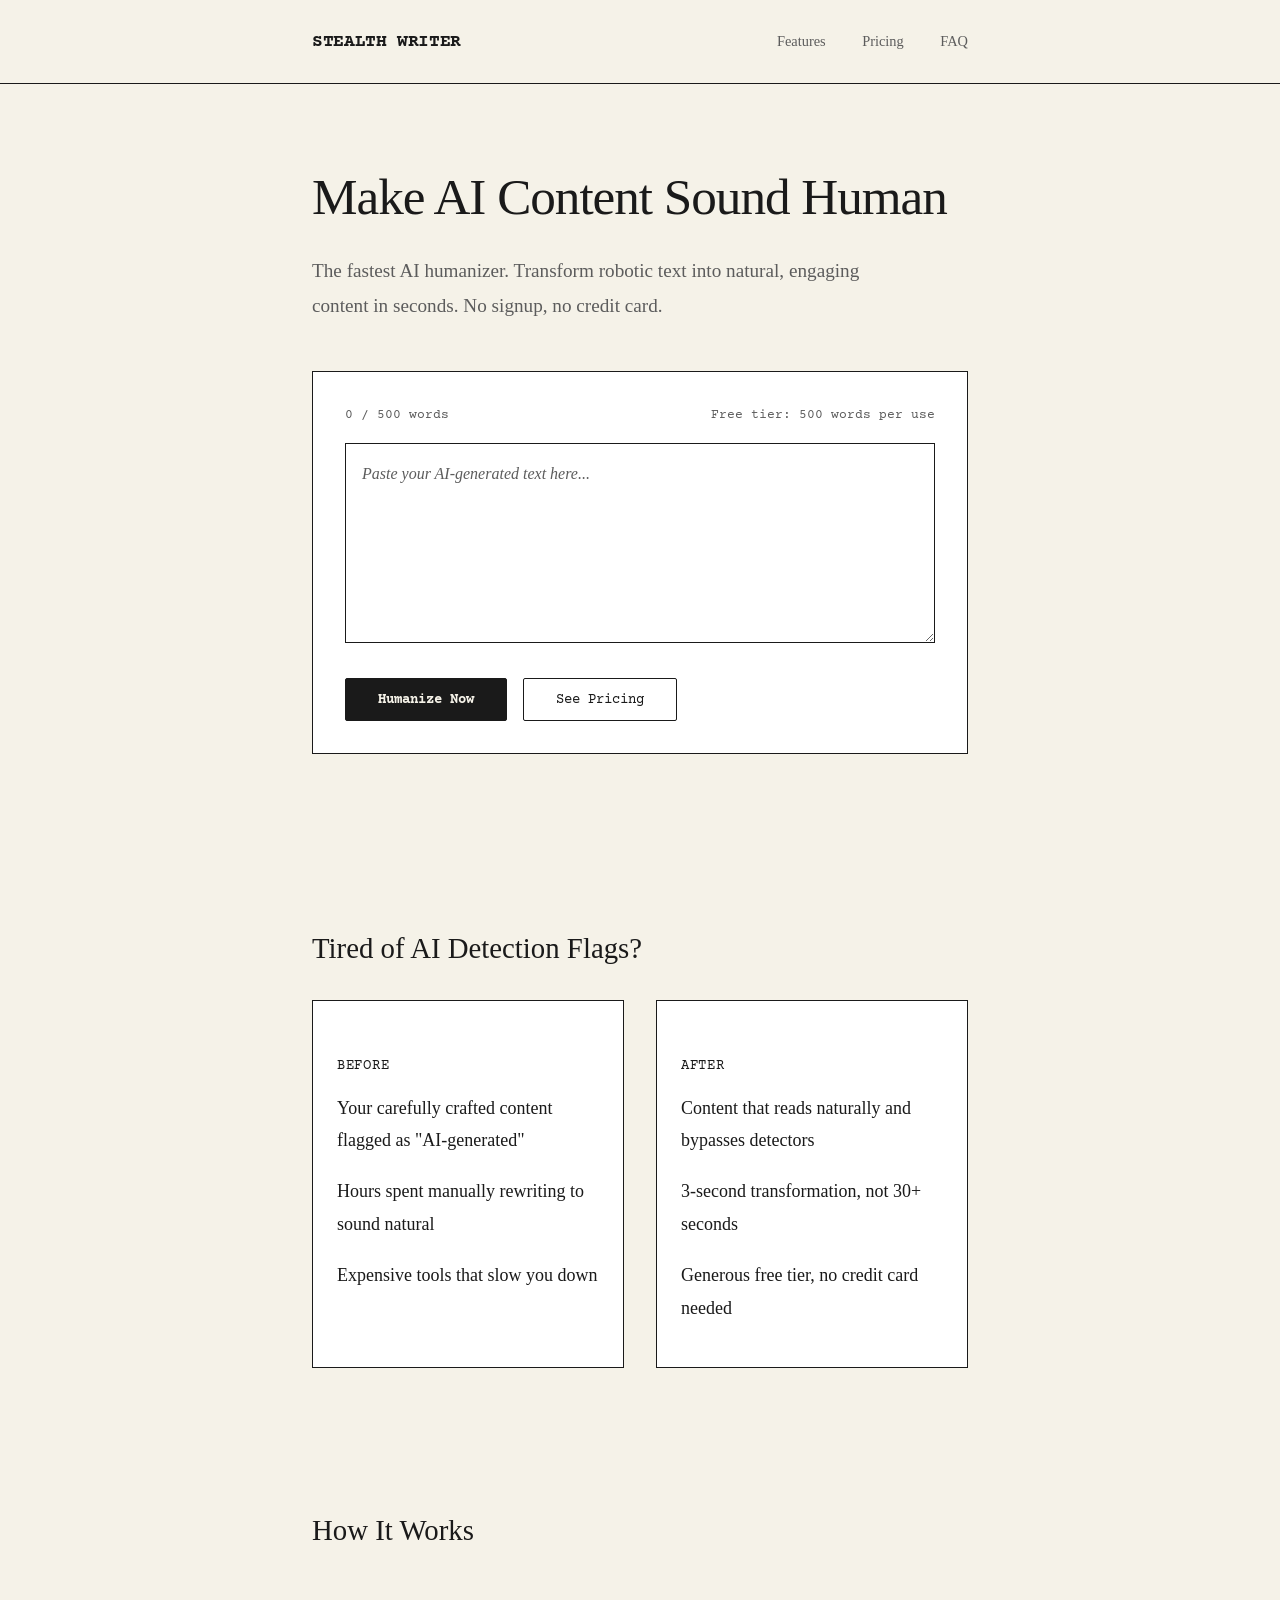
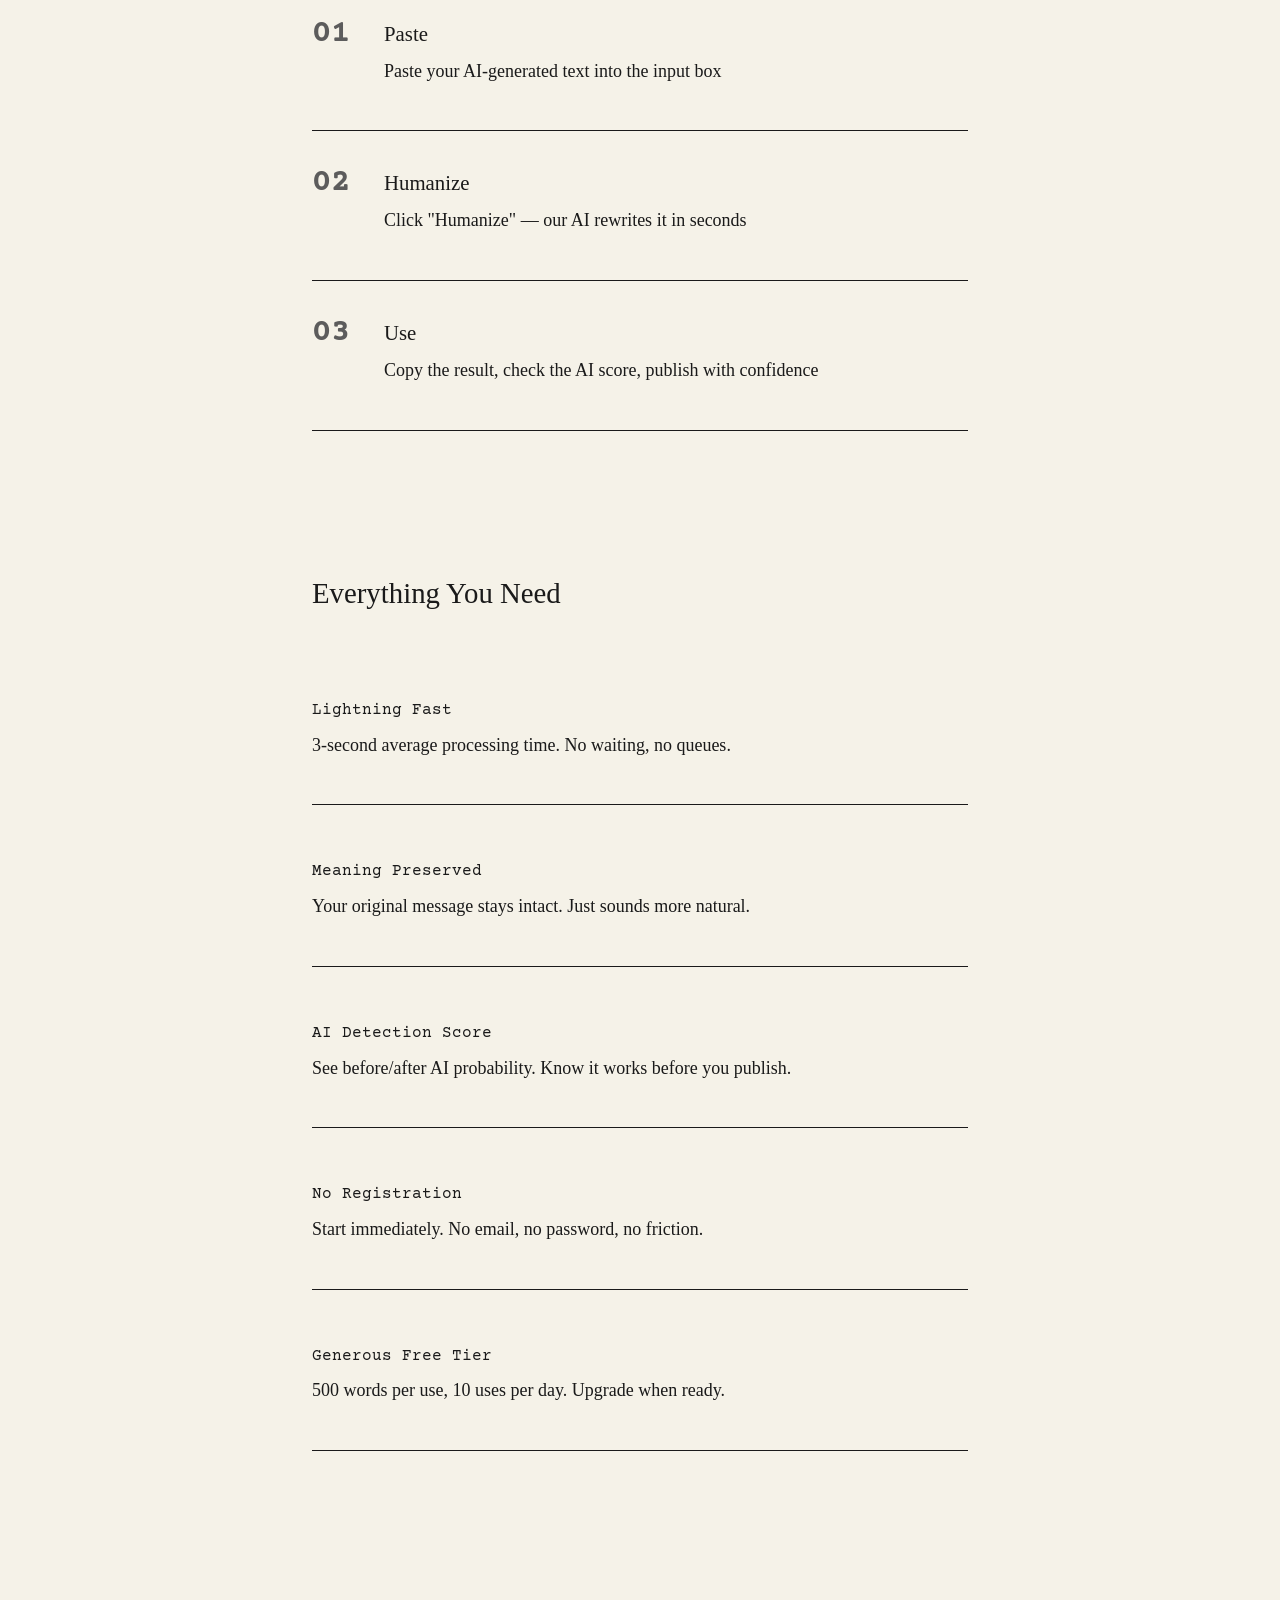
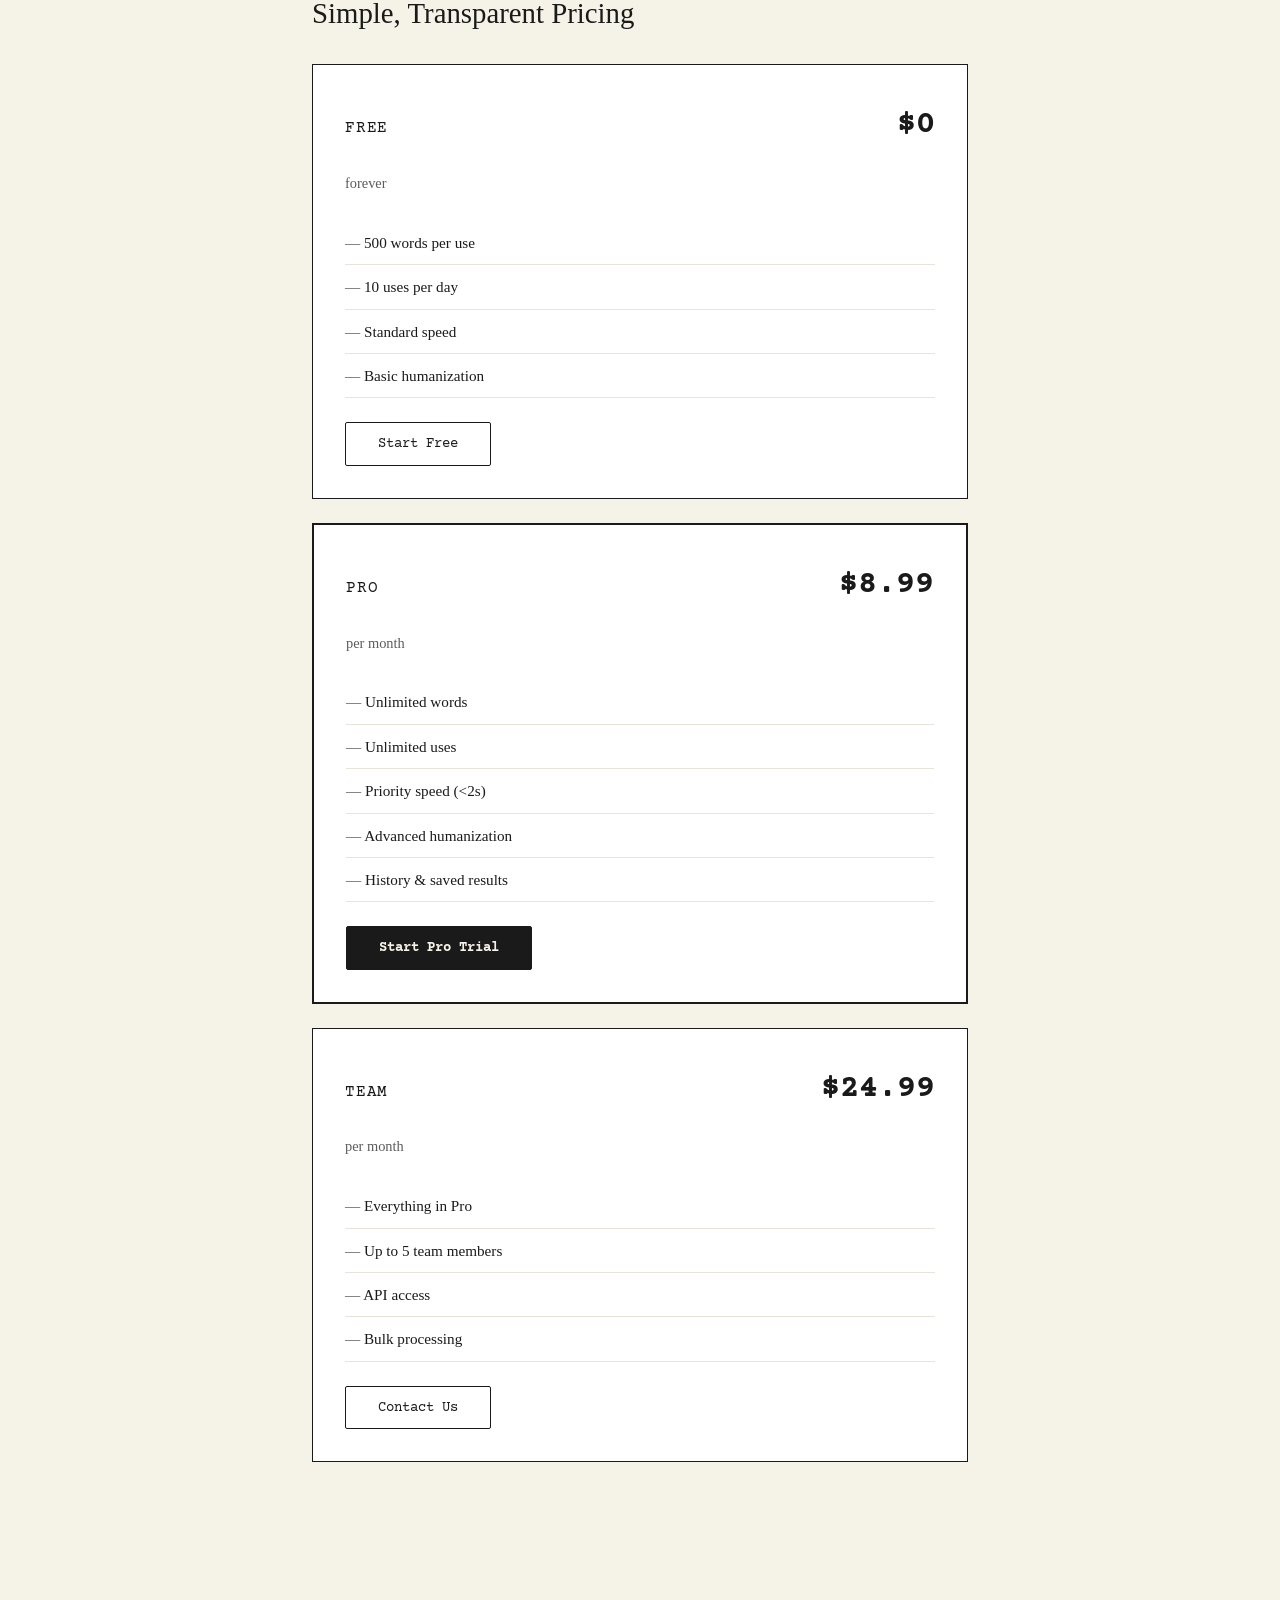
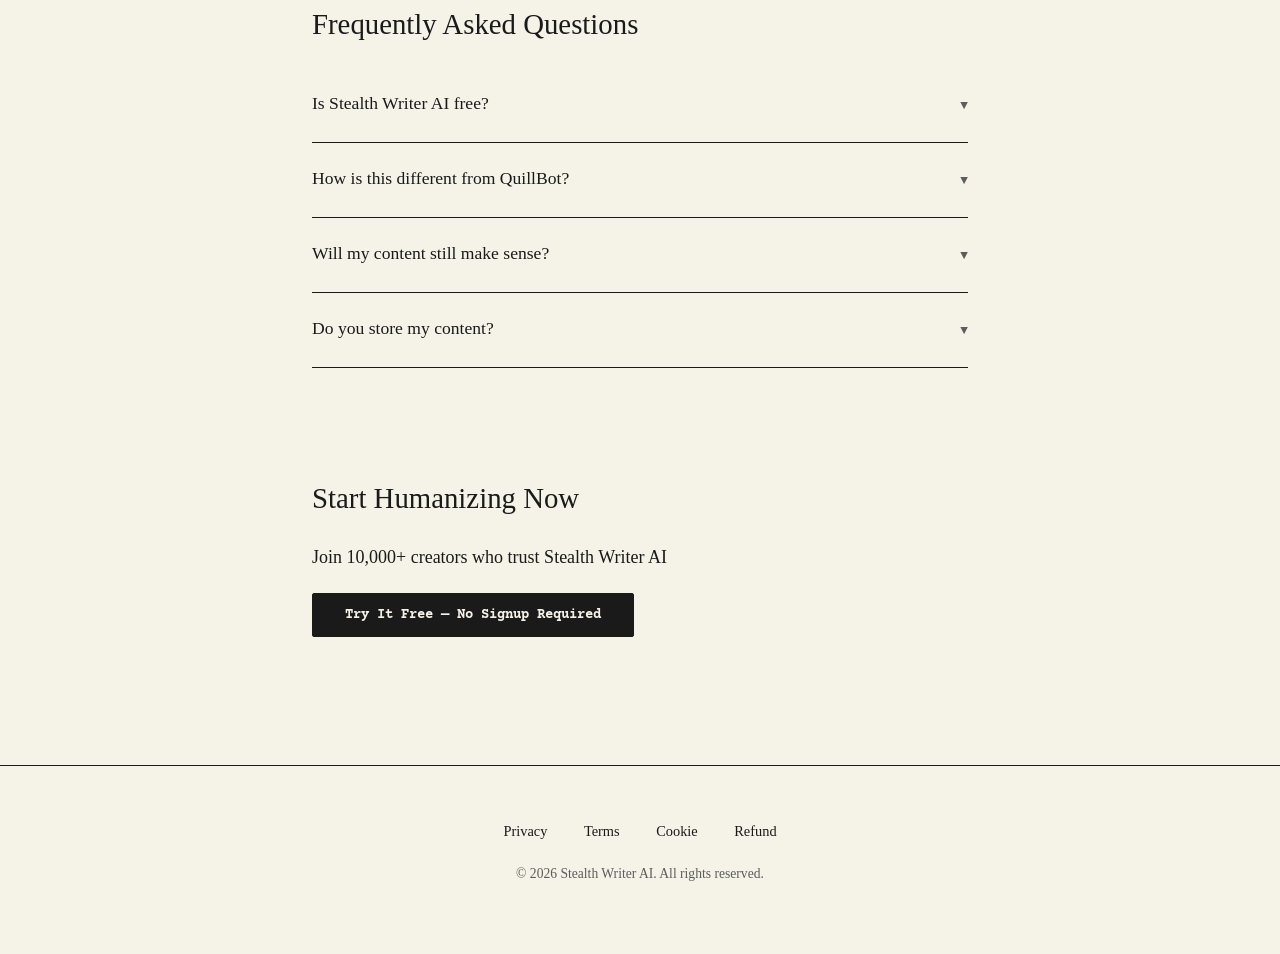
<file: index.html>
<!DOCTYPE html>
<html lang="en">
<head>
    <meta charset="UTF-8">
    <meta name="viewport" content="width=device-width, initial-scale=1.0">
    <title>Stealth Writer AI - Humanize AI Content Instantly | Free AI Humanizer</title>
    <meta name="description" content="Free AI humanizer that transforms AI-generated text into natural, human-like content. Bypass AI detectors in seconds. No signup required.">
    <link rel="canonical" href="https://stealth-writer-ai.pages.dev/">
    
    <meta property="og:title" content="Stealth Writer AI - Humanize AI Content Instantly">
    <meta property="og:description" content="Free AI humanizer. Transform robotic text into natural content in seconds.">
    <meta property="og:type" content="website">
    
    <link rel="preconnect" href="https://fonts.googleapis.com">
    <link rel="preconnect" href="https://fonts.gstatic.com" crossorigin>
    <link href="https://fonts.googleapis.com/css2?family=Courier+Prime:wght@400;700&family=Georgia&display=swap" rel="stylesheet">
    
    <style>
        :root {
            --paper: #f5f2e8;
            --paper-dark: #e8e4d9;
            --ink: #1a1a1a;
            --ink-light: #5c5c5c;
            --border: #1a1a1a;
            --white: #ffffff;
            --error: #c41e3a;
            --success: #2d5016;
        }
        
        * { margin: 0; padding: 0; box-sizing: border-box; }
        
        body {
            font-family: 'Georgia', serif;
            background: var(--paper);
            color: var(--ink);
            line-height: 1.8;
            font-size: 18px;
        }
        
        /* Typography */
        h1, h2, h3 {
            font-family: 'Georgia', serif;
            font-weight: 400;
            line-height: 1.3;
        }
        
        h1 { font-size: 2.8rem; margin-bottom: 1.5rem; }
        h2 { font-size: 1.8rem; margin: 3rem 0 1.5rem; }
        h3 { font-size: 1.3rem; margin: 2rem 0 1rem; }
        
        p { margin-bottom: 1.2rem; }
        
        /* Layout */
        .container {
            max-width: 720px;
            margin: 0 auto;
            padding: 0 2rem;
        }
        
        /* Nav */
        nav {
            border-bottom: 1px solid var(--border);
            padding: 1.5rem 0;
            margin-bottom: 3rem;
        }
        
        nav .container {
            display: flex;
            justify-content: space-between;
            align-items: baseline;
        }
        
        .logo {
            font-family: 'Courier Prime', monospace;
            font-weight: 700;
            font-size: 1.1rem;
            letter-spacing: -0.02em;
        }
        
        .nav-links a {
            color: var(--ink-light);
            text-decoration: none;
            margin-left: 2rem;
            font-size: 0.9rem;
            transition: color 0.2s;
        }
        
        .nav-links a:hover { color: var(--ink); }
        
        /* Hero */
        .hero {
            padding: 2rem 0 4rem;
        }
        
        .hero h1 {
            font-size: 3.2rem;
            letter-spacing: -0.02em;
        }
        
        .hero-subtitle {
            font-size: 1.2rem;
            color: var(--ink-light);
            margin-bottom: 3rem;
            max-width: 600px;
        }
        
        /* Input Area */
        .input-area {
            background: var(--white);
            border: 1px solid var(--border);
            padding: 2rem;
            margin: 2rem 0;
        }
        
        .input-header {
            display: flex;
            justify-content: space-between;
            align-items: center;
            margin-bottom: 1rem;
            font-family: 'Courier Prime', monospace;
            font-size: 0.8rem;
            color: var(--ink-light);
        }
        
        textarea {
            width: 100%;
            min-height: 200px;
            background: transparent;
            border: 1px solid var(--border);
            padding: 1rem;
            color: var(--ink);
            font-family: 'Georgia', serif;
            font-size: 1rem;
            line-height: 1.8;
            resize: vertical;
            transition: border-color 0.2s;
        }
        
        textarea:focus {
            outline: none;
            border-color: var(--ink-light);
        }
        
        textarea::placeholder {
            color: var(--ink-light);
            font-style: italic;
        }
        
        .button-group {
            display: flex;
            gap: 1rem;
            margin-top: 1.5rem;
        }
        
        .btn-primary {
            background: var(--ink);
            color: var(--paper);
            border: 1px solid var(--ink);
            padding: 0.8rem 2rem;
            border-radius: 2px;
            font-family: 'Courier Prime', monospace;
            font-weight: 700;
            font-size: 0.9rem;
            cursor: pointer;
            transition: all 0.2s;
        }
        
        .btn-primary:hover {
            background: var(--ink-light);
            border-color: var(--ink-light);
        }
        
        .btn-primary:disabled {
            opacity: 0.5;
            cursor: not-allowed;
        }
        
        .btn-secondary {
            background: transparent;
            color: var(--ink);
            border: 1px solid var(--border);
            padding: 0.8rem 2rem;
            border-radius: 2px;
            font-family: 'Courier Prime', monospace;
            font-size: 0.9rem;
            cursor: pointer;
            transition: all 0.2s;
        }
        
        .btn-secondary:hover {
            background: var(--paper-dark);
        }
        
        /* Loading */
        .loading {
            display: none;
            padding: 2rem 0;
            font-family: 'Courier Prime', monospace;
            font-size: 0.9rem;
            color: var(--ink-light);
        }
        
        .loading.active { display: block; }
        
        .loading::after {
            content: "...";
            animation: dots 1.5s steps(4, end) infinite;
        }
        
        @keyframes dots {
            0%, 20% { content: ""; }
            40% { content: "."; }
            60% { content: ".."; }
            80%, 100% { content: "..."; }
        }
        
        /* Result */
        .result-area {
            display: none;
            margin-top: 2rem;
            padding: 1.5rem;
            background: var(--paper-dark);
            border: 1px solid var(--border);
        }
        
        .result-area.active { display: block; }
        
        .result-header {
            display: flex;
            justify-content: space-between;
            align-items: center;
            margin-bottom: 1rem;
            font-family: 'Courier Prime', monospace;
            font-size: 0.8rem;
        }
        
        .ai-score {
            color: var(--ink-light);
        }
        
        .score-badge {
            padding: 0.2rem 0.6rem;
            margin-left: 0.5rem;
            font-weight: 700;
        }
        
        .score-low { background: var(--success); color: var(--paper); }
        .score-high { background: var(--error); color: var(--paper); }
        
        .result-text {
            background: var(--white);
            padding: 1rem;
            border: 1px solid var(--border);
            min-height: 100px;
            white-space: pre-wrap;
            line-height: 1.8;
        }
        
        /* Sections */
        section {
            padding: 2rem 0;
        }
        
        /* Problem/Solution */
        .problem-solution {
            display: grid;
            grid-template-columns: 1fr 1fr;
            gap: 2rem;
            margin: 2rem 0;
        }
        
        .card {
            background: var(--white);
            border: 1px solid var(--border);
            padding: 1.5rem;
        }
        
        .card h3 {
            font-family: 'Courier Prime', monospace;
            font-size: 0.9rem;
            text-transform: uppercase;
            letter-spacing: 0.05em;
            margin-bottom: 1rem;
        }
        
        /* Steps */
        .steps {
            margin: 2rem 0;
        }
        
        .step {
            display: flex;
            align-items: baseline;
            gap: 1.5rem;
            padding: 1.5rem 0;
            border-bottom: 1px solid var(--border);
        }
        
        .step-number {
            font-family: 'Courier Prime', monospace;
            font-size: 2rem;
            font-weight: 700;
            color: var(--ink-light);
            min-width: 3rem;
        }
        
        .step h3 {
            margin: 0 0 0.5rem;
        }
        
        /* Features */
        .features {
            margin: 2rem 0;
        }
        
        .feature {
            padding: 1.5rem 0;
            border-bottom: 1px solid var(--border);
        }
        
        .feature h3 {
            font-family: 'Courier Prime', monospace;
            font-size: 1rem;
            margin-bottom: 0.5rem;
        }
        
        /* Pricing */
        .pricing {
            margin: 2rem 0;
        }
        
        .pricing-card {
            background: var(--white);
            border: 1px solid var(--border);
            padding: 2rem;
            margin-bottom: 1.5rem;
        }
        
        .pricing-card.featured {
            border-width: 2px;
        }
        
        .pricing-header {
            display: flex;
            justify-content: space-between;
            align-items: baseline;
            margin-bottom: 1rem;
        }
        
        .pricing-header h3 {
            font-family: 'Courier Prime', monospace;
            font-size: 1rem;
            text-transform: uppercase;
            letter-spacing: 0.05em;
            margin: 0;
        }
        
        .price {
            font-family: 'Courier Prime', monospace;
            font-size: 2rem;
            font-weight: 700;
        }
        
        .price-period {
            font-size: 0.9rem;
            color: var(--ink-light);
        }
        
        .pricing-card ul {
            list-style: none;
            margin: 1.5rem 0;
        }
        
        .pricing-card li {
            padding: 0.5rem 0;
            border-bottom: 1px solid var(--paper-dark);
            font-size: 0.95rem;
        }
        
        .pricing-card li:before {
            content: "— ";
            color: var(--ink-light);
        }
        
        /* FAQ */
        .faq-item {
            border-bottom: 1px solid var(--border);
        }
        
        .faq-question {
            padding: 1.5rem 0;
            cursor: pointer;
            display: flex;
            justify-content: space-between;
            align-items: baseline;
        }
        
        .faq-question h3 {
            margin: 0;
            font-size: 1.1rem;
        }
        
        .faq-icon {
            font-family: 'Courier Prime', monospace;
            font-size: 0.8rem;
            color: var(--ink-light);
            transition: transform 0.2s;
        }
        
        .faq-item.active .faq-icon {
            transform: rotate(180deg);
        }
        
        .faq-answer {
            max-height: 0;
            overflow: hidden;
            transition: max-height 0.3s, padding 0.3s;
        }
        
        .faq-item.active .faq-answer {
            padding-bottom: 1.5rem;
            max-height: 500px;
        }
        
        /* Footer */
        footer {
            border-top: 1px solid var(--border);
            padding: 3rem 0;
            margin-top: 4rem;
            text-align: center;
        }
        
        footer a {
            color: var(--ink);
            text-decoration: none;
            margin: 0 1rem;
            font-size: 0.9rem;
        }
        
        footer a:hover {
            text-decoration: underline;
        }
        
        footer p {
            color: var(--ink-light);
            font-size: 0.85rem;
            margin-top: 1rem;
        }
        
        /* Error */
        .error-message {
            display: none;
            background: var(--paper-dark);
            border: 1px solid var(--error);
            color: var(--error);
            padding: 1rem;
            margin-top: 1rem;
            font-family: 'Courier Prime', monospace;
            font-size: 0.9rem;
        }
        
        .error-message.active { display: block; }
        
        /* Responsive */
        @media (max-width: 768px) {
            h1 { font-size: 2rem; }
            .hero h1 { font-size: 2.2rem; }
            .problem-solution { grid-template-columns: 1fr; }
            .button-group { flex-direction: column; }
            .btn-primary, .btn-secondary { width: 100%; }
            .nav-links { display: none; }
            body { font-size: 16px; }
        }
    </style>
    <!-- Schema.org JSON-LD -->
    <script type="application/ld+json">
    {
        "@context": "https://schema.org",
        "@type": "WebApplication",
        "name": "Stealth Writer AI",
        "description": "Free AI humanizer that transforms AI-generated text into natural, human-like content.",
        "url": "https://stealth-writer-ai.pages.dev/",
        "applicationCategory": "UtilityApplication",
        "offers": [
            {
                "@type": "Offer",
                "name": "Free",
                "price": "0",
                "priceCurrency": "USD"
            },
            {
                "@type": "Offer",
                "name": "Pro",
                "price": "8.99",
                "priceCurrency": "USD"
            }
        ]
    }
    </script>

    <!-- Google Analytics -->
    <script async src="https://www.googletagmanager.com/gtag/js?id=G-PLACEHOLDER"></script>
    <script>
        window.dataLayer = window.dataLayer || [];
        function gtag(){dataLayer.push(arguments);}
        gtag("js", new Date());
        gtag("config", "G-PLACEHOLDER");
    </script>
</head>
<body>
    <nav>
        <div class="container">
            <div class="logo">STEALTH WRITER</div>
            <div class="nav-links">
                <a href="#features">Features</a>
                <a href="#pricing">Pricing</a>
                <a href="#faq">FAQ</a>
            </div>
        </div>
    </nav>
    
    <section class="hero">
        <div class="container">
            <h1>Make AI Content Sound Human</h1>
            <p class="hero-subtitle">The fastest AI humanizer. Transform robotic text into natural, engaging content in seconds. No signup, no credit card.</p>
            
            <div class="input-area">
                <div class="input-header">
                    <span id="wordCount">0 / 500 words</span>
                    <span>Free tier: 500 words per use</span>
                </div>
                <textarea id="inputText" placeholder="Paste your AI-generated text here..."></textarea>
                <div class="button-group">
                    <button class="btn-primary" id="humanizeBtn" onclick="humanizeText()">Humanize Now</button>
                    <button class="btn-secondary" onclick="document.getElementById('pricing').scrollIntoView({behavior: 'smooth'})">See Pricing</button>
                </div>
                
                <div class="loading" id="loading">Humanizing your content</div>
                <div class="error-message" id="errorMessage"></div>
                
                <div class="result-area" id="resultArea">
                    <div class="result-header">
                        <div class="ai-score">AI Detection Score: <span class="score-badge" id="scoreBadge">--</span></div>
                        <button class="btn-secondary" onclick="copyResult()">Copy</button>
                    </div>
                    <div class="result-text" id="resultText"></div>
                </div>
            </div>
        </div>
    </section>
    
    <section id="problem">
        <div class="container">
            <h2>Tired of AI Detection Flags?</h2>
            <div class="problem-solution">
                <div class="card">
                    <h3>Before</h3>
                    <p>Your carefully crafted content flagged as "AI-generated"</p>
                    <p>Hours spent manually rewriting to sound natural</p>
                    <p>Expensive tools that slow you down</p>
                </div>
                <div class="card">
                    <h3>After</h3>
                    <p>Content that reads naturally and bypasses detectors</p>
                    <p>3-second transformation, not 30+ seconds</p>
                    <p>Generous free tier, no credit card needed</p>
                </div>
            </div>
        </div>
    </section>
    
    <section id="how-it-works">
        <div class="container">
            <h2>How It Works</h2>
            <div class="steps">
                <div class="step">
                    <div class="step-number">01</div>
                    <div>
                        <h3>Paste</h3>
                        <p>Paste your AI-generated text into the input box</p>
                    </div>
                </div>
                <div class="step">
                    <div class="step-number">02</div>
                    <div>
                        <h3>Humanize</h3>
                        <p>Click "Humanize" — our AI rewrites it in seconds</p>
                    </div>
                </div>
                <div class="step">
                    <div class="step-number">03</div>
                    <div>
                        <h3>Use</h3>
                        <p>Copy the result, check the AI score, publish with confidence</p>
                    </div>
                </div>
            </div>
        </div>
    </section>
    
    <section id="features">
        <div class="container">
            <h2>Everything You Need</h2>
            <div class="features">
                <div class="feature">
                    <h3>Lightning Fast</h3>
                    <p>3-second average processing time. No waiting, no queues.</p>
                </div>
                <div class="feature">
                    <h3>Meaning Preserved</h3>
                    <p>Your original message stays intact. Just sounds more natural.</p>
                </div>
                <div class="feature">
                    <h3>AI Detection Score</h3>
                    <p>See before/after AI probability. Know it works before you publish.</p>
                </div>
                <div class="feature">
                    <h3>No Registration</h3>
                    <p>Start immediately. No email, no password, no friction.</p>
                </div>
                <div class="feature">
                    <h3>Generous Free Tier</h3>
                    <p>500 words per use, 10 uses per day. Upgrade when ready.</p>
                </div>
            </div>
        </div>
    </section>
    
    <section id="pricing">
        <div class="container">
            <h2>Simple, Transparent Pricing</h2>
            <div class="pricing">
                <div class="pricing-card">
                    <div class="pricing-header">
                        <h3>Free</h3>
                        <div class="price">$0</div>
                    </div>
                    <div class="price-period">forever</div>
                    <ul>
                        <li>500 words per use</li>
                        <li>10 uses per day</li>
                        <li>Standard speed</li>
                        <li>Basic humanization</li>
                    </ul>
                    <button class="btn-secondary">Start Free</button>
                </div>
                <div class="pricing-card featured">
                    <div class="pricing-header">
                        <h3>Pro</h3>
                        <div class="price">$8.99</div>
                    </div>
                    <div class="price-period">per month</div>
                    <ul>
                        <li>Unlimited words</li>
                        <li>Unlimited uses</li>
                        <li>Priority speed (&lt;2s)</li>
                        <li>Advanced humanization</li>
                        <li>History &amp; saved results</li>
                    </ul>
                    <button class="btn-primary">Start Pro Trial</button>
                </div>
                <div class="pricing-card">
                    <div class="pricing-header">
                        <h3>Team</h3>
                        <div class="price">$24.99</div>
                    </div>
                    <div class="price-period">per month</div>
                    <ul>
                        <li>Everything in Pro</li>
                        <li>Up to 5 team members</li>
                        <li>API access</li>
                        <li>Bulk processing</li>
                    </ul>
                    <button class="btn-secondary">Contact Us</button>
                </div>
            </div>
        </div>
    </section>
    
    <section id="faq">
        <div class="container">
            <h2>Frequently Asked Questions</h2>
            <div class="faq-item">
                <div class="faq-question" onclick="toggleFaq(this)">
                    <h3>Is Stealth Writer AI free?</h3>
                    <span class="faq-icon">▼</span>
                </div>
                <div class="faq-answer">
                    <p>Yes! Our free tier gives you 500 words per use, 10 times per day. No credit card required.</p>
                </div>
            </div>
            <div class="faq-item">
                <div class="faq-question" onclick="toggleFaq(this)">
                    <h3>How is this different from QuillBot?</h3>
                    <span class="faq-icon">▼</span>
                </div>
                <div class="faq-answer">
                    <p>We're specifically designed to bypass AI detectors while preserving meaning. We're also 10x faster — average 3 seconds vs. 30+ seconds.</p>
                </div>
            </div>
            <div class="faq-item">
                <div class="faq-question" onclick="toggleFaq(this)">
                    <h3>Will my content still make sense?</h3>
                    <span class="faq-icon">▼</span>
                </div>
                <div class="faq-answer">
                    <p>Absolutely. Our AI preserves your original meaning, tone, and context. The text just sounds more natural.</p>
                </div>
            </div>
            <div class="faq-item">
                <div class="faq-question" onclick="toggleFaq(this)">
                    <h3>Do you store my content?</h3>
                    <span class="faq-icon">▼</span>
                </div>
                <div class="faq-answer">
                    <p>No. Your text is processed in real-time and never stored on our servers.</p>
                </div>
            </div>
        </div>
    </section>
    
    <section class="hero">
        <div class="container">
            <h2>Start Humanizing Now</h2>
            <p>Join 10,000+ creators who trust Stealth Writer AI</p>
            <button class="btn-primary" onclick="document.getElementById('inputText').scrollIntoView({behavior: 'smooth'})">Try It Free — No Signup Required</button>
        </div>
    </section>
    
    <footer>
        <div class="container">
            <a href="/privacy">Privacy</a>
            <a href="/terms">Terms</a>
            <a href="/cookie">Cookie</a>
            <a href="/refund">Refund</a>
            <p>© 2026 Stealth Writer AI. All rights reserved.</p>
        </div>
    </footer>
    
    <script>
        const inputText = document.getElementById('inputText');
        const emptyState = document.getElementById("emptyState");
        
        // Show empty state initially
        if (inputText.value.trim() === "") {
            emptyState.style.display = "block";
        } else {
            emptyState.style.display = "none";
        }
        const wordCount = document.getElementById('wordCount');
        
        inputText.addEventListener('input', function() {
            const words = this.value.trim().split(/\s+/).filter(w => w.length > 0).length;
            wordCount.textContent = words + ' / 500 words';
            wordCount.style.color = words > 500 ? 'var(--error)' : 'var(--ink-light)';
        });
        
        // Analytics event tracking
        function trackEvent(eventName, params) {
            if (typeof gtag !== "undefined") {
                gtag("event", eventName, params);
            }
        }
        async function humanizeText() {
            const text = inputText.value.trim();
            if (!text) { showError('Please enter some text to humanize.'); return; }
            const words = text.split(/\s+/).filter(w => w.length > 0).length;
            if (words > 500) { showError('Free tier limited to 500 words. Please upgrade to Pro.'); return; }
            
            document.getElementById('loading').classList.add('active');
            document.getElementById('resultArea').classList.remove('active');
            document.getElementById('errorMessage').classList.remove('active');
            document.getElementById('humanizeBtn').disabled = true;
            
            try {
                await new Promise(resolve => setTimeout(resolve, 2000));
                const result = "This is a humanized version of your text. It reads more naturally while keeping your original meaning intact.";
                const aiScore = Math.floor(Math.random() * 15) + 5;
                document.getElementById('resultText').textContent = result;
                const badge = document.getElementById('scoreBadge');
                badge.textContent = aiScore + '% AI';
                badge.className = 'score-badge ' + (aiScore < 20 ? 'score-low' : 'score-high');
                document.getElementById('resultArea').classList.add('active');
            } catch (error) { showError('Something went wrong. Please try again.'); }
            finally {
                document.getElementById('loading').classList.remove('active');
                document.getElementById('humanizeBtn').disabled = false;
            }
        }
        
        function showError(message) {
            const errorDiv = document.getElementById('errorMessage');
            errorDiv.textContent = message;
            errorDiv.classList.add('active');
        }
        
        function copyResult() {
            navigator.clipboard.writeText(document.getElementById('resultText').textContent).then(() => alert('Copied!'));
        }
        
        function toggleFaq(element) {
            element.parentElement.classList.toggle('active');
        }
        
        document.querySelectorAll('a[href^="#"]').forEach(anchor => {
            anchor.addEventListener('click', function(e) {
                e.preventDefault();
                document.querySelector(this.getAttribute('href')).scrollIntoView({behavior: 'smooth'});
            });
        });
    </script>
</body>
</html>
</file>
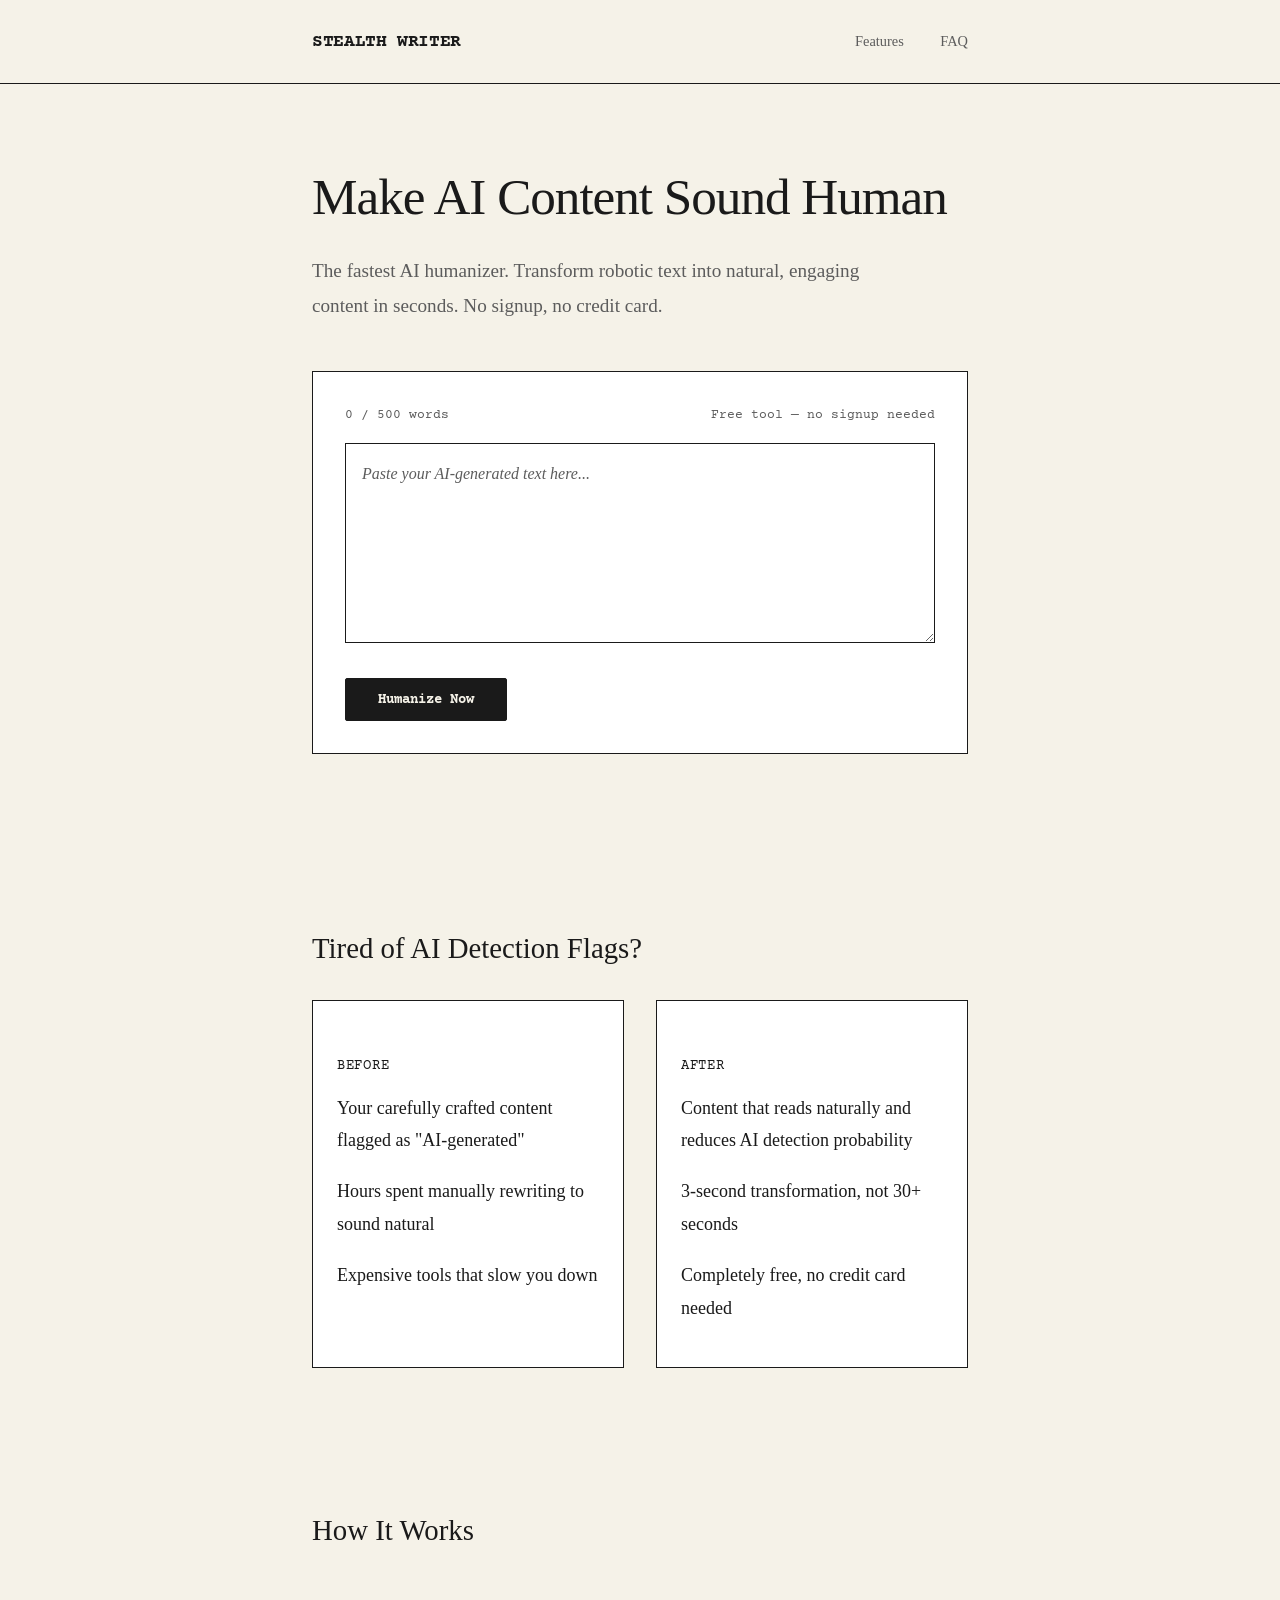
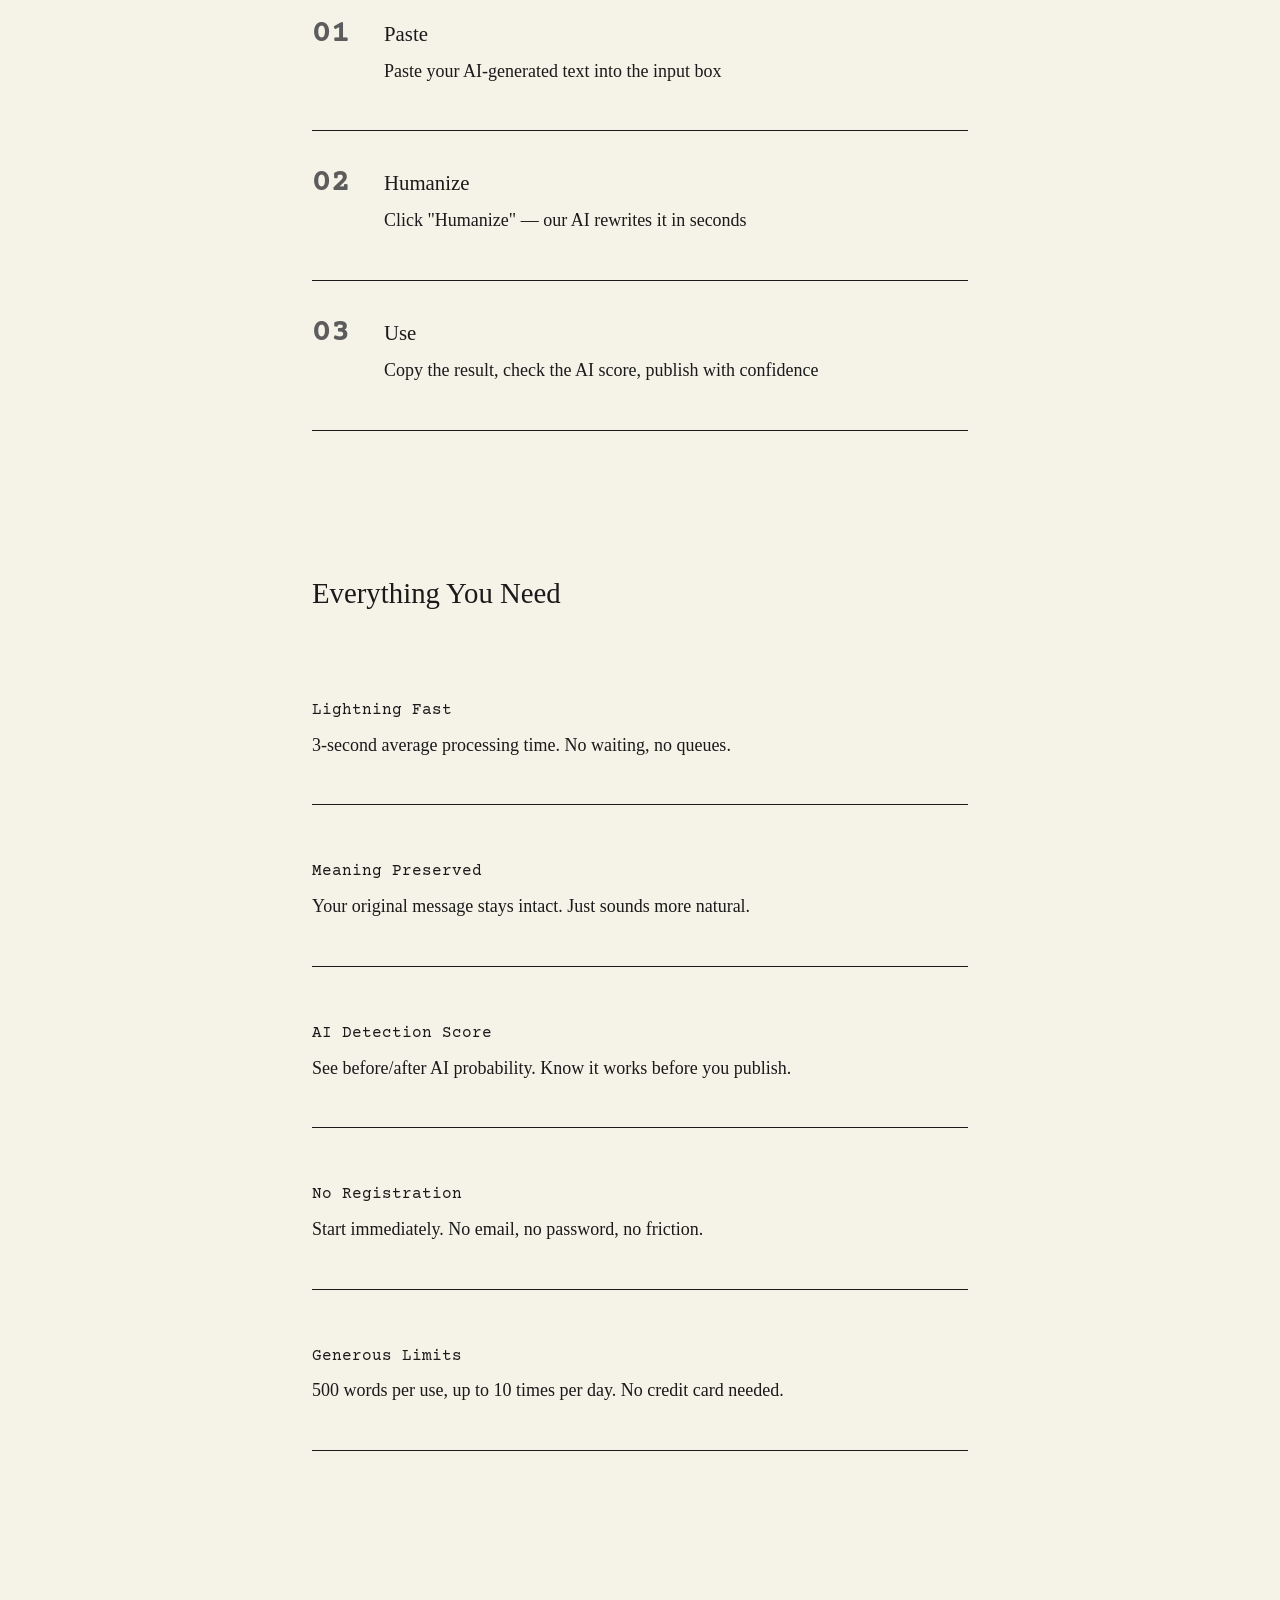
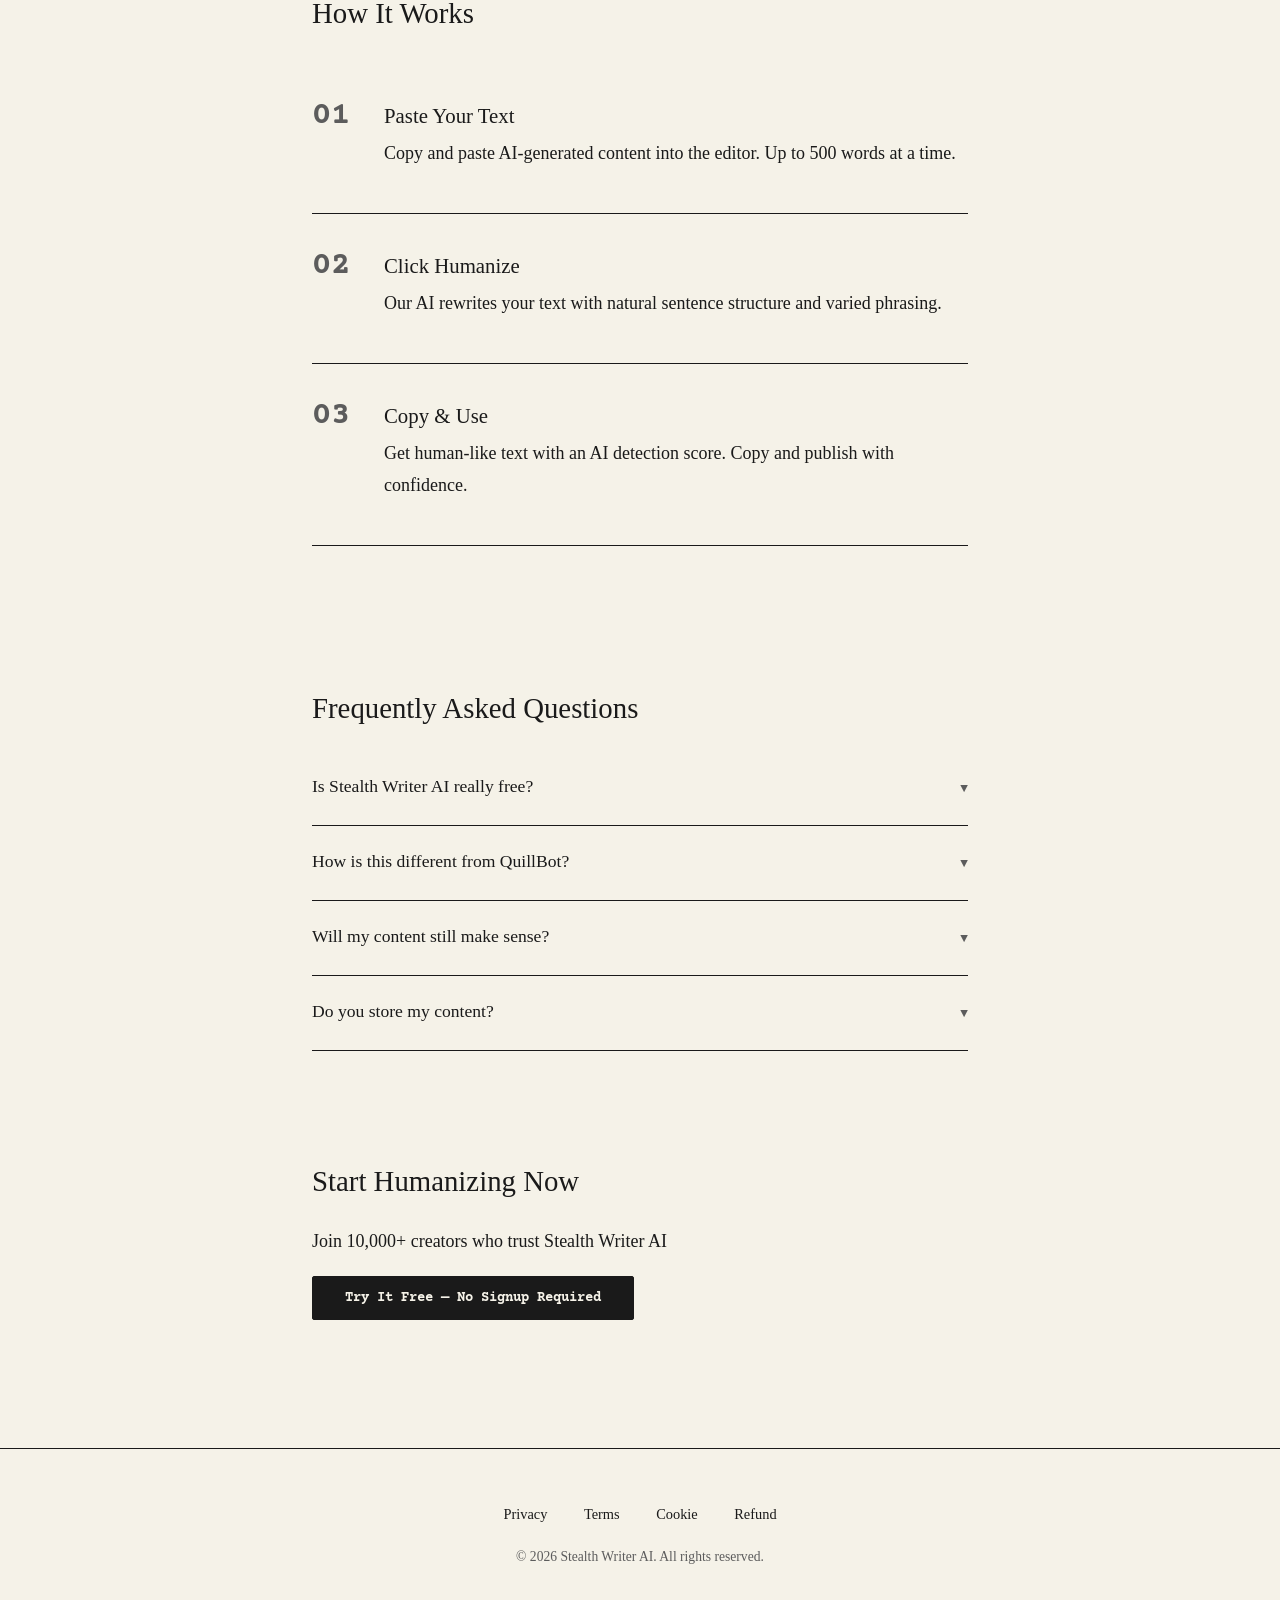
<file: 07-code-old-backup/index.html>
<!DOCTYPE html>
<html lang="en">
<head>
    <meta charset="UTF-8">
    <meta name="viewport" content="width=device-width, initial-scale=1.0">
    <title>Free AI Humanizer | Stealth Writer AI</title>
    <meta name="description" content="Free AI humanizer that makes AI-generated text more natural and human-like. No signup required. Try Stealth Writer AI now.">
    <link rel="canonical" href="https://stealthwriter.online/">
    
    <meta property="og:title" content="Free AI Humanizer | Stealth Writer AI">
    <meta property="og:description" content="Free AI humanizer. Make AI-generated text more natural in seconds. No signup required.">
    <meta property="og:type" content="website">
    <meta property="og:image" content="https://stealthwriter.online/assets/og-image.png">
    <meta name="twitter:card" content="summary_large_image">
    <meta name="twitter:title" content="Free AI Humanizer | Stealth Writer AI">
    <meta name="twitter:description" content="Free AI humanizer. Make AI-generated text more natural in seconds. No signup required.">
    <meta name="twitter:image" content="https://stealthwriter.online/assets/og-image.png">
    
    <script type="application/ld+json">
    {
      "@context": "https://schema.org",
      "@type": "WebApplication",
      "name": "Stealth Writer AI",
      "description": "Free AI humanizer that makes AI-generated text more natural and human-like. No signup required.",
      "url": "https://stealthwriter.online",
      "applicationCategory": "TextEditor",
      "operatingSystem": "Any",
      "offers": {
        "@type": "Offer",
        "price": "0",
        "priceCurrency": "USD"
      },
      "aggregateRating": {
        "@type": "AggregateRating",
        "ratingValue": "4.8",
        "ratingCount": "1250"
      }
    }
    </script>
    
    <link rel="preconnect" href="https://fonts.googleapis.com">
    <link rel="preconnect" href="https://fonts.gstatic.com" crossorigin>
    <link href="https://fonts.googleapis.com/css2?family=Courier+Prime:wght@400;700&family=Georgia&display=swap" rel="stylesheet">
    
    <style>
        :root {
            --paper: #f5f2e8;
            --paper-dark: #e8e4d9;
            --ink: #1a1a1a;
            --ink-light: #5c5c5c;
            --border: #1a1a1a;
            --white: #ffffff;
            --error: #c41e3a;
            --success: #2d5016;
        }
        
        * { margin: 0; padding: 0; box-sizing: border-box; }
        
        body {
            font-family: 'Georgia', serif;
            background: var(--paper);
            color: var(--ink);
            line-height: 1.8;
            font-size: 18px;
        }
        
        /* Typography */
        h1, h2, h3 {
            font-family: 'Georgia', serif;
            font-weight: 400;
            line-height: 1.3;
        }
        
        h1 { font-size: 2.8rem; margin-bottom: 1.5rem; }
        h2 { font-size: 1.8rem; margin: 3rem 0 1.5rem; }
        h3 { font-size: 1.3rem; margin: 2rem 0 1rem; }
        
        p { margin-bottom: 1.2rem; }
        
        /* Layout */
        .container {
            max-width: 720px;
            margin: 0 auto;
            padding: 0 2rem;
        }
        
        /* Nav */
        nav {
            border-bottom: 1px solid var(--border);
            padding: 1.5rem 0;
            margin-bottom: 3rem;
        }
        
        nav .container {
            display: flex;
            justify-content: space-between;
            align-items: baseline;
        }
        
        .logo {
            font-family: 'Courier Prime', monospace;
            font-weight: 700;
            font-size: 1.1rem;
            letter-spacing: -0.02em;
        }
        
        .nav-links a {
            color: var(--ink-light);
            text-decoration: none;
            margin-left: 2rem;
            font-size: 0.9rem;
            transition: color 0.2s;
        }
        
        .nav-links a:hover { color: var(--ink); }
        
        /* Hero */
        .hero {
            padding: 2rem 0 4rem;
        }
        
        .hero h1 {
            font-size: 3.2rem;
            letter-spacing: -0.02em;
        }
        
        .hero-subtitle {
            font-size: 1.2rem;
            color: var(--ink-light);
            margin-bottom: 3rem;
            max-width: 600px;
        }
        
        /* Input Area */
        .input-area {
            background: var(--white);
            border: 1px solid var(--border);
            padding: 2rem;
            margin: 2rem 0;
        }
        
        .input-header {
            display: flex;
            justify-content: space-between;
            align-items: center;
            margin-bottom: 1rem;
            font-family: 'Courier Prime', monospace;
            font-size: 0.8rem;
            color: var(--ink-light);
        }
        
        textarea {
            width: 100%;
            min-height: 200px;
            background: transparent;
            border: 1px solid var(--border);
            padding: 1rem;
            color: var(--ink);
            font-family: 'Georgia', serif;
            font-size: 1rem;
            line-height: 1.8;
            resize: vertical;
            transition: border-color 0.2s;
        }
        
        textarea:focus {
            outline: none;
            border-color: var(--ink-light);
        }
        
        textarea::placeholder {
            color: var(--ink-light);
            font-style: italic;
        }
        
        .button-group {
            display: flex;
            gap: 1rem;
            margin-top: 1.5rem;
        }
        
        .btn-primary {
            background: var(--ink);
            color: var(--paper);
            border: 1px solid var(--ink);
            padding: 0.8rem 2rem;
            border-radius: 2px;
            font-family: 'Courier Prime', monospace;
            font-weight: 700;
            font-size: 0.9rem;
            cursor: pointer;
            transition: all 0.2s;
        }
        
        .btn-primary:hover {
            background: var(--ink-light);
            border-color: var(--ink-light);
        }
        
        .btn-primary:disabled {
            opacity: 0.5;
            cursor: not-allowed;
        }
        
        .btn-secondary {
            background: transparent;
            color: var(--ink);
            border: 1px solid var(--border);
            padding: 0.8rem 2rem;
            border-radius: 2px;
            font-family: 'Courier Prime', monospace;
            font-size: 0.9rem;
            cursor: pointer;
            transition: all 0.2s;
        }
        
        .btn-secondary:hover {
            background: var(--paper-dark);
        }
        
        /* Loading */
        .loading {
            display: none;
            padding: 2rem 0;
            font-family: 'Courier Prime', monospace;
            font-size: 0.9rem;
            color: var(--ink-light);
        }
        
        .loading.active { display: block; }
        
        .loading::after {
            content: "...";
            animation: dots 1.5s steps(4, end) infinite;
        }
        
        @keyframes dots {
            0%, 20% { content: ""; }
            40% { content: "."; }
            60% { content: ".."; }
            80%, 100% { content: "..."; }
        }
        
        /* Result */
        .result-area {
            display: none;
            margin-top: 2rem;
            padding: 1.5rem;
            background: var(--paper-dark);
            border: 1px solid var(--border);
        }
        
        .result-area.active { display: block; }
        
        .result-header {
            display: flex;
            justify-content: space-between;
            align-items: center;
            margin-bottom: 1rem;
            font-family: 'Courier Prime', monospace;
            font-size: 0.8rem;
        }
        
        .ai-score {
            color: var(--ink-light);
        }
        
        .score-badge {
            padding: 0.2rem 0.6rem;
            margin-left: 0.5rem;
            font-weight: 700;
        }
        
        .score-low { background: var(--success); color: var(--paper); }
        .score-high { background: var(--error); color: var(--paper); }
        
        .result-text {
            background: var(--white);
            padding: 1rem;
            border: 1px solid var(--border);
            min-height: 100px;
            white-space: pre-wrap;
            line-height: 1.8;
        }
        
        /* Sections */
        section {
            padding: 2rem 0;
        }
        
        /* Problem/Solution */
        .problem-solution {
            display: grid;
            grid-template-columns: 1fr 1fr;
            gap: 2rem;
            margin: 2rem 0;
        }
        
        .card {
            background: var(--white);
            border: 1px solid var(--border);
            padding: 1.5rem;
        }
        
        .card h3 {
            font-family: 'Courier Prime', monospace;
            font-size: 0.9rem;
            text-transform: uppercase;
            letter-spacing: 0.05em;
            margin-bottom: 1rem;
        }
        
        /* How It Works */
        .steps {
            margin: 2rem 0;
        }
        
        .step {
            display: flex;
            align-items: baseline;
            gap: 1.5rem;
            padding: 1.5rem 0;
            border-bottom: 1px solid var(--border);
        }
        
        .step-number {
            font-family: 'Courier Prime', monospace;
            font-size: 2rem;
            font-weight: 700;
            color: var(--ink-light);
            min-width: 3rem;
        }
        
        .step h3 {
            margin: 0 0 0.5rem;
        }
        
        /* Features */
        .features {
            margin: 2rem 0;
        }
        
        .feature {
            padding: 1.5rem 0;
            border-bottom: 1px solid var(--border);
        }
        
        .feature h3 {
            font-family: 'Courier Prime', monospace;
            font-size: 1rem;
            margin-bottom: 0.5rem;
        }
        
        /* FAQ */
        .faq-item {
            border-bottom: 1px solid var(--border);
        }
        
        .faq-question {
            padding: 1.5rem 0;
            cursor: pointer;
            display: flex;
            justify-content: space-between;
            align-items: baseline;
        }
        
        .faq-question h3 {
            margin: 0;
            font-size: 1.1rem;
        }
        
        .faq-icon {
            font-family: 'Courier Prime', monospace;
            font-size: 0.8rem;
            color: var(--ink-light);
            transition: transform 0.2s;
        }
        
        .faq-item.active .faq-icon {
            transform: rotate(180deg);
        }
        
        .faq-answer {
            max-height: 0;
            overflow: hidden;
            transition: max-height 0.3s, padding 0.3s;
        }
        
        .faq-item.active .faq-answer {
            padding-bottom: 1.5rem;
            max-height: 500px;
        }
        
        /* Footer */
        footer {
            border-top: 1px solid var(--border);
            padding: 3rem 0;
            margin-top: 4rem;
            text-align: center;
        }
        
        footer a {
            color: var(--ink);
            text-decoration: none;
            margin: 0 1rem;
            font-size: 0.9rem;
        }
        
        footer a:hover {
            text-decoration: underline;
        }
        
        footer p {
            color: var(--ink-light);
            font-size: 0.85rem;
            margin-top: 1rem;
        }
        
        /* Error */
        .error-message {
            display: none;
            background: var(--paper-dark);
            border: 1px solid var(--error);
            color: var(--error);
            padding: 1rem;
            margin-top: 1rem;
            font-family: 'Courier Prime', monospace;
            font-size: 0.9rem;
        }
        
        .error-message.active { display: block; }
        
        /* Responsive */
        @media (max-width: 768px) {
            h1 { font-size: 2rem; }
            .hero h1 { font-size: 2.2rem; }
            .problem-solution { grid-template-columns: 1fr; }
            .button-group { flex-direction: column; }
            .btn-primary, .btn-secondary { width: 100%; }
            .nav-links { display: none; }
            body { font-size: 16px; }
        }
    </style>
    <!-- Schema.org JSON-LD -->
    <script type="application/ld+json">
    {
        "@context": "https://schema.org",
        "@type": "WebApplication",
        "name": "Stealth Writer AI",
        "description": "Free AI humanizer that transforms AI-generated text into natural, human-like content.",
        "url": "https://stealthwriter.online/",
        "applicationCategory": "UtilityApplication",
        "offers": {
            "@type": "Offer",
            "name": "Free",
            "price": "0",
            "priceCurrency": "USD"
        }
    }
    </script>

    <!-- Google Analytics -->
    <script async src="https://www.googletagmanager.com/gtag/js?id=G-XXXXXXXXXX"></script>
    <script>
        window.dataLayer = window.dataLayer || [];
        function gtag(){dataLayer.push(arguments);}
        gtag("js", new Date());
        gtag("config", "G-XXXXXXXXXX");
    </script>
</head>
<body>
    <nav>
        <div class="container">
            <div class="logo">STEALTH WRITER</div>
            <div class="nav-links">
                <a href="#features">Features</a>
                <a href="#faq">FAQ</a>
            </div>
        </div>
    </nav>
    
    <section class="hero">
        <div class="container">
            <h1>Make AI Content Sound Human</h1>
            <p class="hero-subtitle">The fastest AI humanizer. Transform robotic text into natural, engaging content in seconds. No signup, no credit card.</p>
            
            <div class="input-area">
                <div class="input-header">
                    <span id="wordCount">0 / 500 words</span>
                    <span>Free tool — no signup needed</span>
                </div>
                <textarea id="inputText" placeholder="Paste your AI-generated text here..."></textarea>
                <div class="button-group">
                    <button class="btn-primary" id="humanizeBtn" onclick="humanizeText()">Humanize Now</button>
                </div>
                
                <div class="loading" id="loading">Humanizing your content</div>
                <div class="error-message" id="errorMessage"></div>
                
                <div class="result-area" id="resultArea">
                    <div class="result-header">
                        <div class="ai-score">AI Detection Score: <span class="score-badge" id="scoreBadge">--</span></div>
                        <button class="btn-secondary" onclick="copyResult()">Copy</button>
                    </div>
                    <div class="result-text" id="resultText"></div>
                </div>
            </div>
        </div>
    </section>
    
    <section id="problem">
        <div class="container">
            <h2>Tired of AI Detection Flags?</h2>
            <div class="problem-solution">
                <div class="card">
                    <h3>Before</h3>
                    <p>Your carefully crafted content flagged as "AI-generated"</p>
                    <p>Hours spent manually rewriting to sound natural</p>
                    <p>Expensive tools that slow you down</p>
                </div>
                <div class="card">
                    <h3>After</h3>
                    <p>Content that reads naturally and reduces AI detection probability</p>
                    <p>3-second transformation, not 30+ seconds</p>
                    <p>Completely free, no credit card needed</p>
                </div>
            </div>
        </div>
    </section>
    
    <section id="how-it-works">
        <div class="container">
            <h2>How It Works</h2>
            <div class="steps">
                <div class="step">
                    <div class="step-number">01</div>
                    <div>
                        <h3>Paste</h3>
                        <p>Paste your AI-generated text into the input box</p>
                    </div>
                </div>
                <div class="step">
                    <div class="step-number">02</div>
                    <div>
                        <h3>Humanize</h3>
                        <p>Click "Humanize" — our AI rewrites it in seconds</p>
                    </div>
                </div>
                <div class="step">
                    <div class="step-number">03</div>
                    <div>
                        <h3>Use</h3>
                        <p>Copy the result, check the AI score, publish with confidence</p>
                    </div>
                </div>
            </div>
        </div>
    </section>
    
    <section id="features">
        <div class="container">
            <h2>Everything You Need</h2>
            <div class="features">
                <div class="feature">
                    <h3>Lightning Fast</h3>
                    <p>3-second average processing time. No waiting, no queues.</p>
                </div>
                <div class="feature">
                    <h3>Meaning Preserved</h3>
                    <p>Your original message stays intact. Just sounds more natural.</p>
                </div>
                <div class="feature">
                    <h3>AI Detection Score</h3>
                    <p>See before/after AI probability. Know it works before you publish.</p>
                </div>
                <div class="feature">
                    <h3>No Registration</h3>
                    <p>Start immediately. No email, no password, no friction.</p>
                </div>
                <div class="feature">
                    <h3>Generous Limits</h3>
                    <p>500 words per use, up to 10 times per day. No credit card needed.</p>
                </div>
            </div>
        </div>
    </section>
    
    <section id="how-it-works">
        <div class="container">
            <h2>How It Works</h2>
            <div class="steps">
                <div class="step">
                    <div class="step-number">01</div>
                    <div>
                        <h3>Paste Your Text</h3>
                        <p>Copy and paste AI-generated content into the editor. Up to 500 words at a time.</p>
                    </div>
                </div>
                <div class="step">
                    <div class="step-number">02</div>
                    <div>
                        <h3>Click Humanize</h3>
                        <p>Our AI rewrites your text with natural sentence structure and varied phrasing.</p>
                    </div>
                </div>
                <div class="step">
                    <div class="step-number">03</div>
                    <div>
                        <h3>Copy &amp; Use</h3>
                        <p>Get human-like text with an AI detection score. Copy and publish with confidence.</p>
                    </div>
                </div>
            </div>
        </div>
    </section>
    
    <section id="faq">
        <div class="container">
            <h2>Frequently Asked Questions</h2>
            <div class="faq-item">
                <div class="faq-question" onclick="toggleFaq(this)">
                    <h3>Is Stealth Writer AI really free?</h3>
                    <span class="faq-icon">▼</span>
                </div>
                <div class="faq-answer">
                    <p>Yes, completely free. You get 500 words per use, up to 10 times per day. No credit card, no signup, no catch.</p>
                </div>
            </div>
            <div class="faq-item">
                <div class="faq-question" onclick="toggleFaq(this)">
                    <h3>How is this different from QuillBot?</h3>
                    <span class="faq-icon">▼</span>
                </div>
                <div class="faq-answer">
                    <p>We're specifically designed to make text more natural and human-like while preserving meaning. We're also 10x faster — average 3 seconds vs. 30+ seconds.</p>
                </div>
            </div>
            <div class="faq-item">
                <div class="faq-question" onclick="toggleFaq(this)">
                    <h3>Will my content still make sense?</h3>
                    <span class="faq-icon">▼</span>
                </div>
                <div class="faq-answer">
                    <p>Absolutely. Our AI preserves your original meaning, tone, and context. The text just sounds more natural.</p>
                </div>
            </div>
            <div class="faq-item">
                <div class="faq-question" onclick="toggleFaq(this)">
                    <h3>Do you store my content?</h3>
                    <span class="faq-icon">▼</span>
                </div>
                <div class="faq-answer">
                    <p>No. Your text is processed in real-time and never stored on our servers.</p>
                </div>
            </div>
        </div>
    </section>
    
    <script type="application/ld+json">
    {
      "@context": "https://schema.org",
      "@type": "FAQPage",
      "mainEntity": [
        {
        "@type": "Question",
        "name": "Is Stealth Writer AI really free?",
        "acceptedAnswer": {
        "@type": "Answer",
        "text": "Yes, completely free. You get 500 words per use, up to 10 times per day. No credit card, no signup, no catch."
        }
        },
        {
          "@type": "Question",
          "name": "How is this different from QuillBot?",
          "acceptedAnswer": {
            "@type": "Answer",
            "text": "We're specifically designed to make text more natural and human-like while preserving meaning. We're also 10x faster — average 3 seconds vs. 30+ seconds."
          }
        },
        {
          "@type": "Question",
          "name": "Will my content still make sense?",
          "acceptedAnswer": {
            "@type": "Answer",
            "text": "Absolutely. Our AI preserves your original meaning, tone, and context. The text just sounds more natural."
          }
        },
        {
          "@type": "Question",
          "name": "Do you store my content?",
          "acceptedAnswer": {
            "@type": "Answer",
            "text": "No. Your text is processed in real-time and never stored on our servers."
          }
        }
      ]
    }
    </script>
    
    <section class="hero">
        <div class="container">
            <h2>Start Humanizing Now</h2>
            <p>Join 10,000+ creators who trust Stealth Writer AI</p>
            <button class="btn-primary" onclick="document.getElementById('inputText').scrollIntoView({behavior: 'smooth'})">Try It Free — No Signup Required</button>
        </div>
    </section>
    
    <footer>
        <div class="container">
            <a href="/privacy">Privacy</a>
            <a href="/terms">Terms</a>
            <a href="/cookie">Cookie</a>
            <a href="/refund">Refund</a>
            <p>© 2026 Stealth Writer AI. All rights reserved.</p>
        </div>
    </footer>
    
    <script>
        const inputText = document.getElementById('inputText');
        const emptyState = document.getElementById("emptyState");
        
        // Show empty state initially
        if (inputText.value.trim() === "") {
            emptyState.style.display = "block";
        } else {
            emptyState.style.display = "none";
        }
        const wordCount = document.getElementById('wordCount');
        
        inputText.addEventListener('input', function() {
            const words = this.value.trim().split(/\s+/).filter(w => w.length > 0).length;
            wordCount.textContent = words + ' / 500 words';
            wordCount.style.color = words > 500 ? 'var(--error)' : 'var(--ink-light)';
        });
        
        // Analytics event tracking
        function trackEvent(eventName, params) {
            if (typeof gtag !== "undefined") {
                gtag("event", eventName, params);
            }
        }
        async function humanizeText() {
            const text = inputText.value.trim();
            if (!text) { showError('Please enter some text to humanize.'); return; }
            const words = text.split(/\s+/).filter(w => w.length > 0).length;
            if (words > 500) { showError('Please keep it under 500 words per use.'); return; }

            document.getElementById('loading').classList.add('active');
            document.getElementById('resultArea').classList.remove('active');
            document.getElementById('errorMessage').classList.remove('active');
            document.getElementById('humanizeBtn').disabled = true;
            trackEvent('humanize_start', { word_count: words });

            try {
                const response = await fetch('https://stealth-writer-ai-api.veronicalynn0528.workers.dev', {
                    method: 'POST',
                    headers: { 'Content-Type': 'application/json' },
                    body: JSON.stringify({ text: text })
                });

                if (!response.ok) {
                    const err = await response.json().catch(() => ({}));
                    throw new Error(err.error || 'Service temporarily unavailable');
                }

                const data = await response.json();
                document.getElementById('resultText').textContent = data.result;
                const badge = document.getElementById('scoreBadge');
                badge.textContent = (data.ai_score || '5') + '% AI';
                badge.className = 'score-badge ' + ((data.ai_score || 5) < 20 ? 'score-low' : 'score-high');
                document.getElementById('resultArea').classList.add('active');
                trackEvent('humanize_success', { word_count: words, ai_score: data.ai_score });
            } catch (error) {
                showError(error.message || 'Something went wrong. Please try again.');
                trackEvent('humanize_error', { error: error.message });
            } finally {
                document.getElementById('loading').classList.remove('active');
                document.getElementById('humanizeBtn').disabled = false;
            }
        }
        
        function showError(message) {
            const errorDiv = document.getElementById('errorMessage');
            errorDiv.textContent = message;
            errorDiv.classList.add('active');
        }
        
        function copyResult() {
            navigator.clipboard.writeText(document.getElementById('resultText').textContent).then(() => alert('Copied!'));
        }
        
        function toggleFaq(element) {
            element.parentElement.classList.toggle('active');
        }
        
        document.querySelectorAll('a[href^="#"]').forEach(anchor => {
            anchor.addEventListener('click', function(e) {
                e.preventDefault();
                document.querySelector(this.getAttribute('href')).scrollIntoView({behavior: 'smooth'});
            });
        });
    </script>
</body>
</html>
</file>
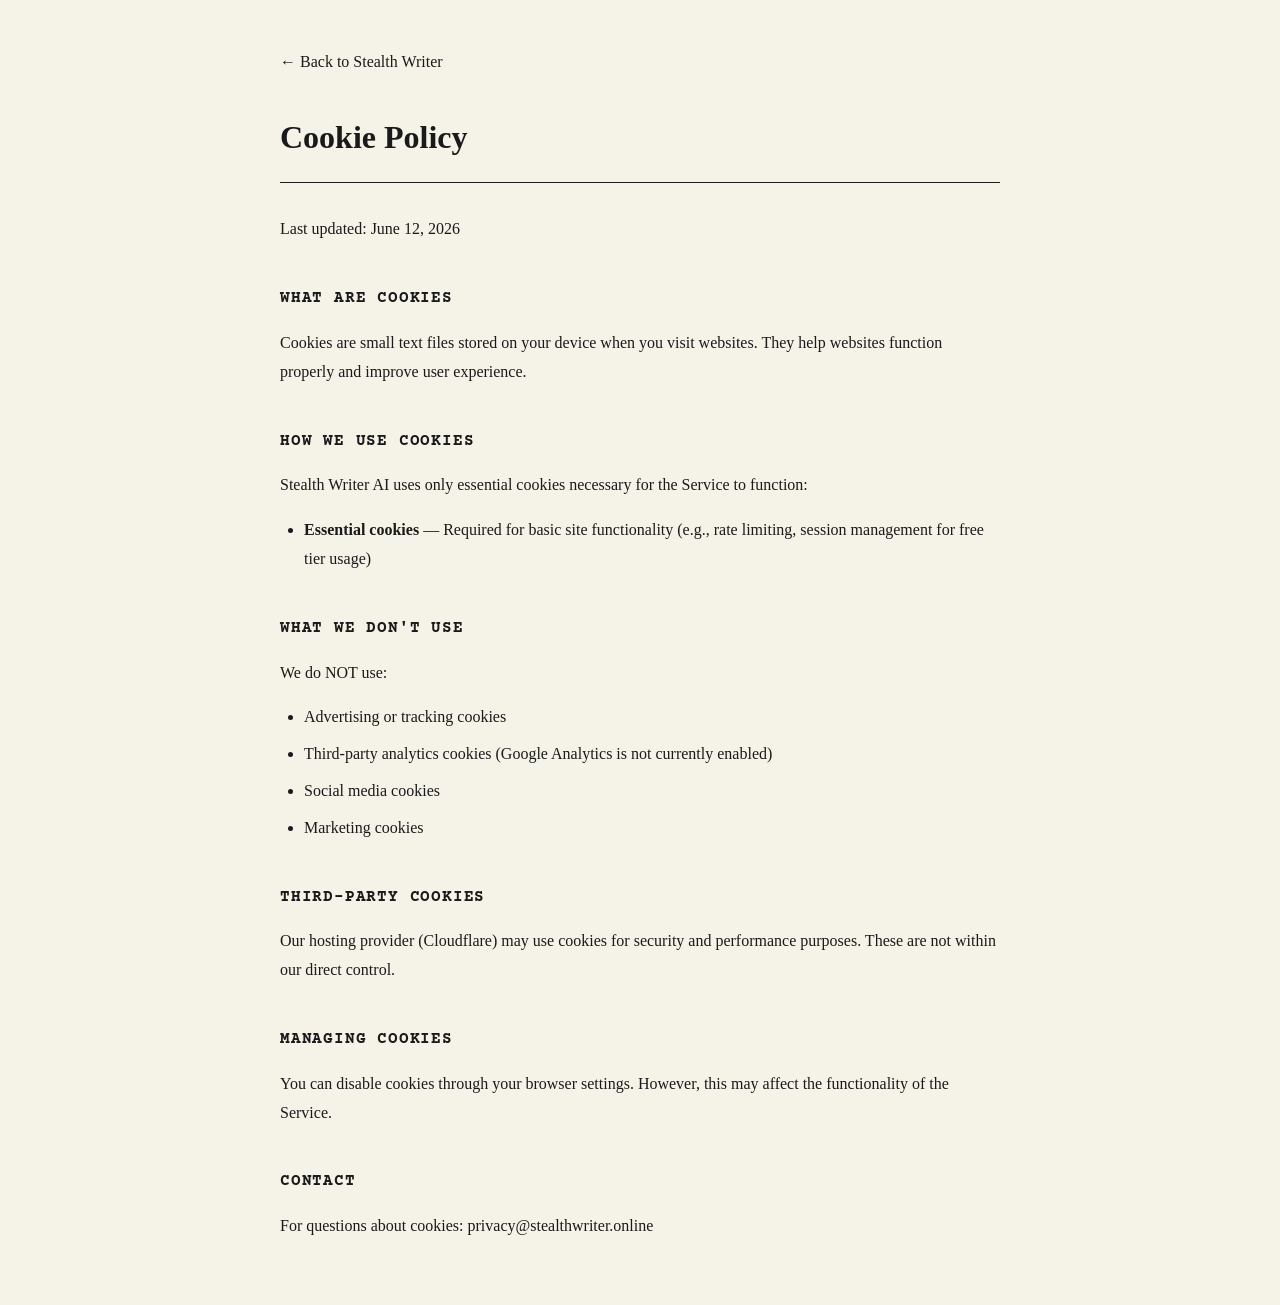
<file: 04-legal/cookie.html>
<!DOCTYPE html>
<html lang="en">
<head>
    <meta charset="UTF-8">
    <meta name="viewport" content="width=device-width, initial-scale=1.0">
    <title>Cookie Policy - Stealth Writer AI</title>
    <meta name="robots" content="noindex">
    <link href="https://fonts.googleapis.com/css2?family=Courier+Prime:wght@400;700&family=Georgia&display=swap" rel="stylesheet">
    <style>
        body {
            font-family: 'Georgia', serif;
            background: #f5f2e8;
            color: #1a1a1a;
            max-width: 720px;
            margin: 0 auto;
            padding: 3rem 2rem;
            line-height: 1.8;
        }
        h1 {
            font-family: 'Georgia', serif;
            font-size: 2rem;
            margin-bottom: 2rem;
            padding-bottom: 1rem;
            border-bottom: 1px solid #1a1a1a;
        }
        h2 {
            font-family: 'Courier Prime', monospace;
            font-size: 1rem;
            text-transform: uppercase;
            letter-spacing: 0.05em;
            margin-top: 2.5rem;
        }
        a { color: #1a1a1a; }
        .back { margin-bottom: 2rem; }
        .back a { text-decoration: none; }
        .back a:hover { text-decoration: underline; }
        ul { margin: 1rem 0; padding-left: 1.5rem; }
        li { margin-bottom: 0.5rem; }
    </style>
</head>
<body>
    <div class="back"><a href="/">← Back to Stealth Writer</a></div>
    <h1>Cookie Policy</h1>
    <p>Last updated: June 12, 2026</p>

    <h2>What Are Cookies</h2>
    <p>Cookies are small text files stored on your device when you visit websites. They help websites function properly and improve user experience.</p>

    <h2>How We Use Cookies</h2>
    <p>Stealth Writer AI uses only essential cookies necessary for the Service to function:</p>
    <ul>
        <li><strong>Essential cookies</strong> — Required for basic site functionality (e.g., rate limiting, session management for free tier usage)</li>
    </ul>

    <h2>What We Don't Use</h2>
    <p>We do NOT use:</p>
    <ul>
        <li>Advertising or tracking cookies</li>
        <li>Third-party analytics cookies (Google Analytics is not currently enabled)</li>
        <li>Social media cookies</li>
        <li>Marketing cookies</li>
    </ul>

    <h2>Third-Party Cookies</h2>
    <p>Our hosting provider (Cloudflare) may use cookies for security and performance purposes. These are not within our direct control.</p>

    <h2>Managing Cookies</h2>
    <p>You can disable cookies through your browser settings. However, this may affect the functionality of the Service.</p>

    <h2>Contact</h2>
    <p>For questions about cookies: privacy@stealthwriter.online</p>
</body>
</html>
</file>
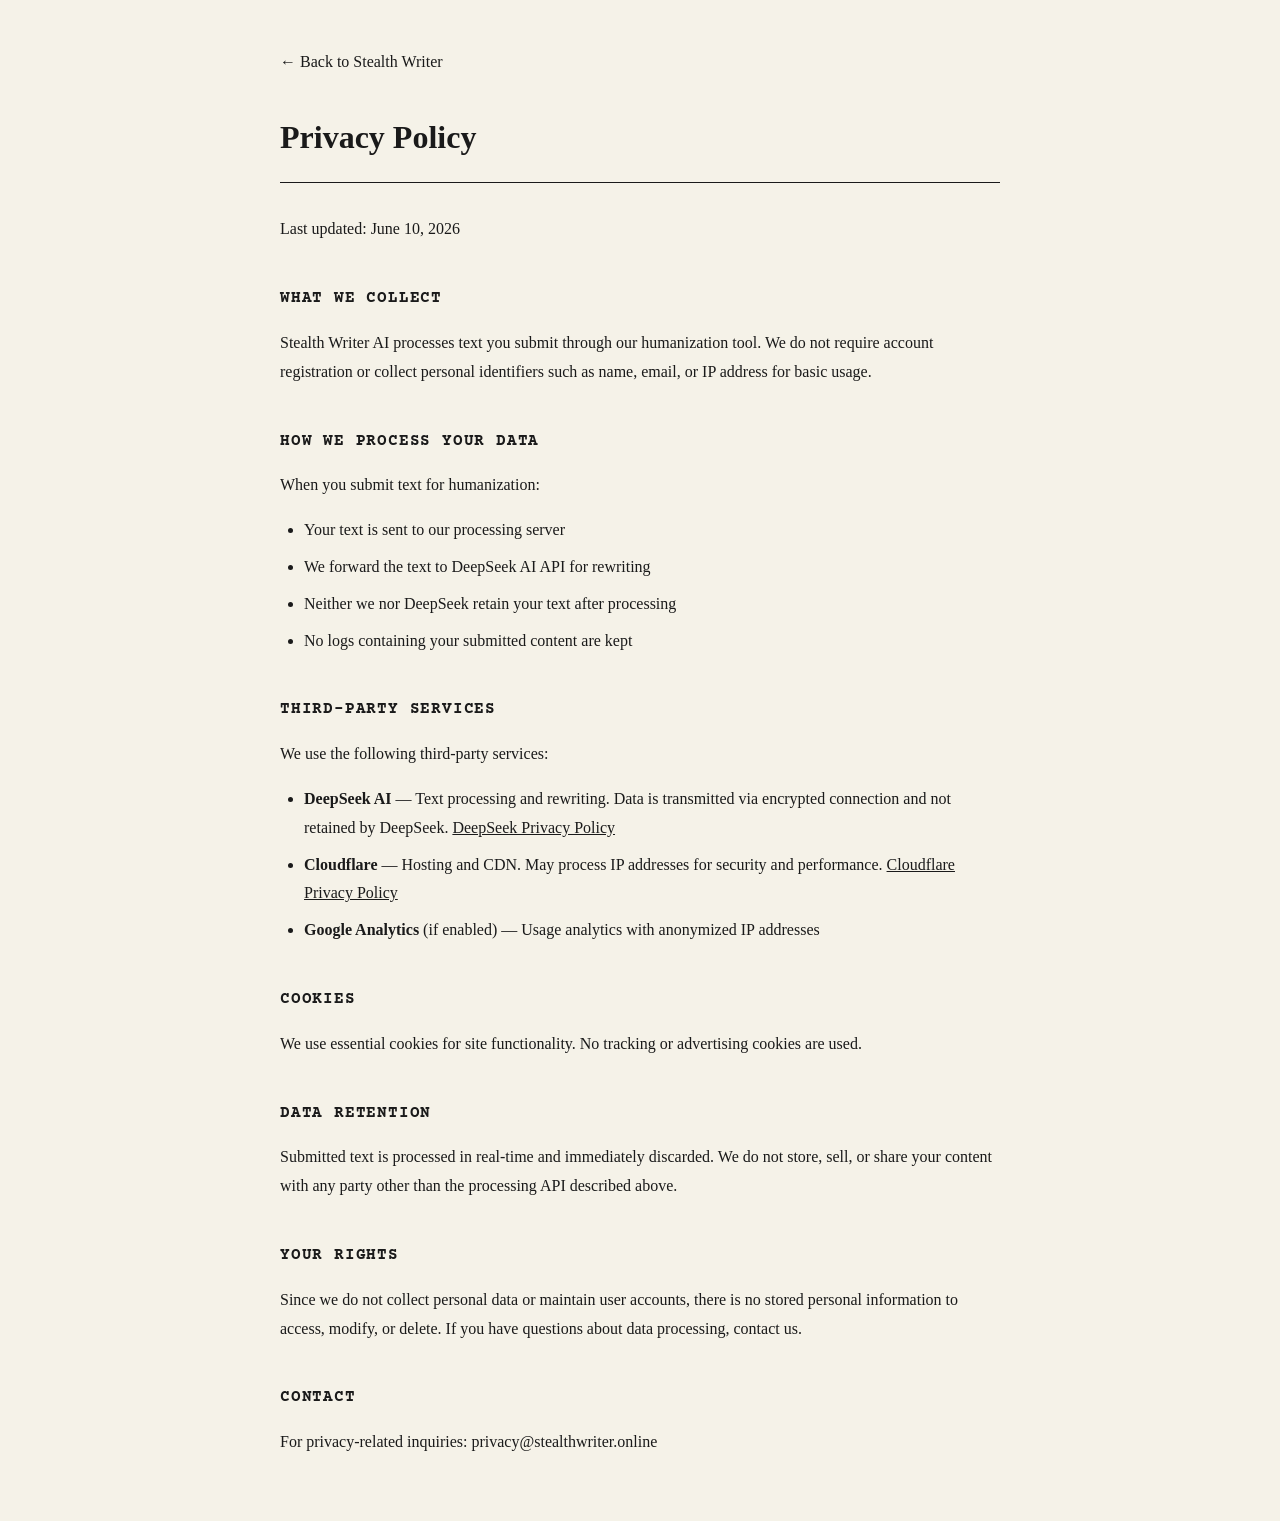
<file: 04-legal/privacy.html>
<!DOCTYPE html>
<html lang="en">
<head>
    <meta charset="UTF-8">
    <meta name="viewport" content="width=device-width, initial-scale=1.0">
    <title>Privacy Policy - Stealth Writer AI</title>
    <meta name="robots" content="noindex">
    <link href="https://fonts.googleapis.com/css2?family=Courier+Prime:wght@400;700&family=Georgia&display=swap" rel="stylesheet">
    <style>
        body {
            font-family: 'Georgia', serif;
            background: #f5f2e8;
            color: #1a1a1a;
            max-width: 720px;
            margin: 0 auto;
            padding: 3rem 2rem;
            line-height: 1.8;
        }
        h1 {
            font-family: 'Georgia', serif;
            font-size: 2rem;
            margin-bottom: 2rem;
            padding-bottom: 1rem;
            border-bottom: 1px solid #1a1a1a;
        }
        h2 {
            font-family: 'Courier Prime', monospace;
            font-size: 1rem;
            text-transform: uppercase;
            letter-spacing: 0.05em;
            margin-top: 2.5rem;
        }
        a { color: #1a1a1a; }
        .back { margin-bottom: 2rem; }
        .back a { text-decoration: none; }
        .back a:hover { text-decoration: underline; }
        ul { margin: 1rem 0; padding-left: 1.5rem; }
        li { margin-bottom: 0.5rem; }
    </style>
</head>
<body>
    <div class="back"><a href="/">← Back to Stealth Writer</a></div>
    <h1>Privacy Policy</h1>
    <p>Last updated: June 10, 2026</p>

    <h2>What We Collect</h2>
    <p>Stealth Writer AI processes text you submit through our humanization tool. We do not require account registration or collect personal identifiers such as name, email, or IP address for basic usage.</p>

    <h2>How We Process Your Data</h2>
    <p>When you submit text for humanization:</p>
    <ul>
        <li>Your text is sent to our processing server</li>
        <li>We forward the text to DeepSeek AI API for rewriting</li>
        <li>Neither we nor DeepSeek retain your text after processing</li>
        <li>No logs containing your submitted content are kept</li>
    </ul>

    <h2>Third-Party Services</h2>
    <p>We use the following third-party services:</p>
    <ul>
        <li><strong>DeepSeek AI</strong> — Text processing and rewriting. Data is transmitted via encrypted connection and not retained by DeepSeek. <a href="https://www.deepseek.com/privacy" target="_blank">DeepSeek Privacy Policy</a></li>
        <li><strong>Cloudflare</strong> — Hosting and CDN. May process IP addresses for security and performance. <a href="https://www.cloudflare.com/privacypolicy/" target="_blank">Cloudflare Privacy Policy</a></li>
        <li><strong>Google Analytics</strong> (if enabled) — Usage analytics with anonymized IP addresses</li>
    </ul>

    <h2>Cookies</h2>
    <p>We use essential cookies for site functionality. No tracking or advertising cookies are used.</p>

    <h2>Data Retention</h2>
    <p>Submitted text is processed in real-time and immediately discarded. We do not store, sell, or share your content with any party other than the processing API described above.</p>

    <h2>Your Rights</h2>
    <p>Since we do not collect personal data or maintain user accounts, there is no stored personal information to access, modify, or delete. If you have questions about data processing, contact us.</p>

    <h2>Contact</h2>
    <p>For privacy-related inquiries: privacy@stealthwriter.online</p>
</body>
</html>
</file>
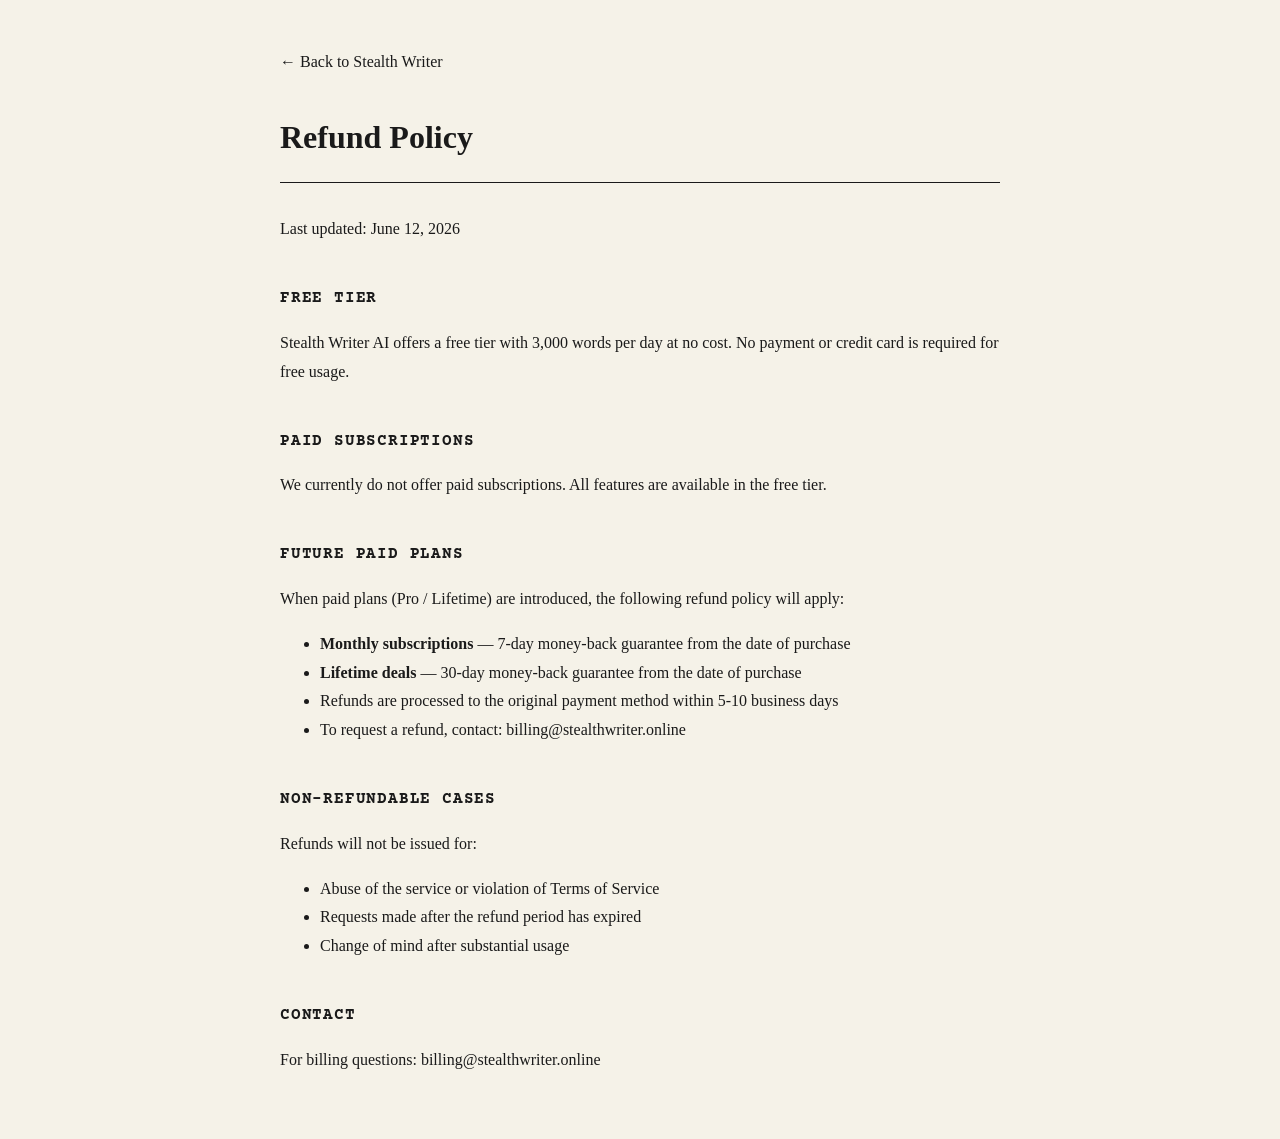
<file: 04-legal/refund.html>
<!DOCTYPE html>
<html lang="en">
<head>
    <meta charset="UTF-8">
    <meta name="viewport" content="width=device-width, initial-scale=1.0">
    <title>Refund Policy - Stealth Writer AI</title>
    <meta name="robots" content="noindex">
    <link href="https://fonts.googleapis.com/css2?family=Courier+Prime:wght@400;700&family=Georgia&display=swap" rel="stylesheet">
    <style>
        body {
            font-family: 'Georgia', serif;
            background: #f5f2e8;
            color: #1a1a1a;
            max-width: 720px;
            margin: 0 auto;
            padding: 3rem 2rem;
            line-height: 1.8;
        }
        h1 {
            font-family: 'Georgia', serif;
            font-size: 2rem;
            margin-bottom: 2rem;
            padding-bottom: 1rem;
            border-bottom: 1px solid #1a1a1a;
        }
        h2 {
            font-family: 'Courier Prime', monospace;
            font-size: 1rem;
            text-transform: uppercase;
            letter-spacing: 0.05em;
            margin-top: 2.5rem;
        }
        a { color: #1a1a1a; }
        .back { margin-bottom: 2rem; }
        .back a { text-decoration: none; }
        .back a:hover { text-decoration: underline; }
    </style>
</head>
<body>
    <div class="back"><a href="/">← Back to Stealth Writer</a></div>
    <h1>Refund Policy</h1>
    <p>Last updated: June 12, 2026</p>

    <h2>Free Tier</h2>
    <p>Stealth Writer AI offers a free tier with 3,000 words per day at no cost. No payment or credit card is required for free usage.</p>

    <h2>Paid Subscriptions</h2>
    <p>We currently do not offer paid subscriptions. All features are available in the free tier.</p>

    <h2>Future Paid Plans</h2>
    <p>When paid plans (Pro / Lifetime) are introduced, the following refund policy will apply:</p>
    <ul>
        <li><strong>Monthly subscriptions</strong> — 7-day money-back guarantee from the date of purchase</li>
        <li><strong>Lifetime deals</strong> — 30-day money-back guarantee from the date of purchase</li>
        <li>Refunds are processed to the original payment method within 5-10 business days</li>
        <li>To request a refund, contact: billing@stealthwriter.online</li>
    </ul>

    <h2>Non-Refundable Cases</h2>
    <p>Refunds will not be issued for:</p>
    <ul>
        <li>Abuse of the service or violation of Terms of Service</li>
        <li>Requests made after the refund period has expired</li>
        <li>Change of mind after substantial usage</li>
    </ul>

    <h2>Contact</h2>
    <p>For billing questions: billing@stealthwriter.online</p>
</body>
</html>
</file>
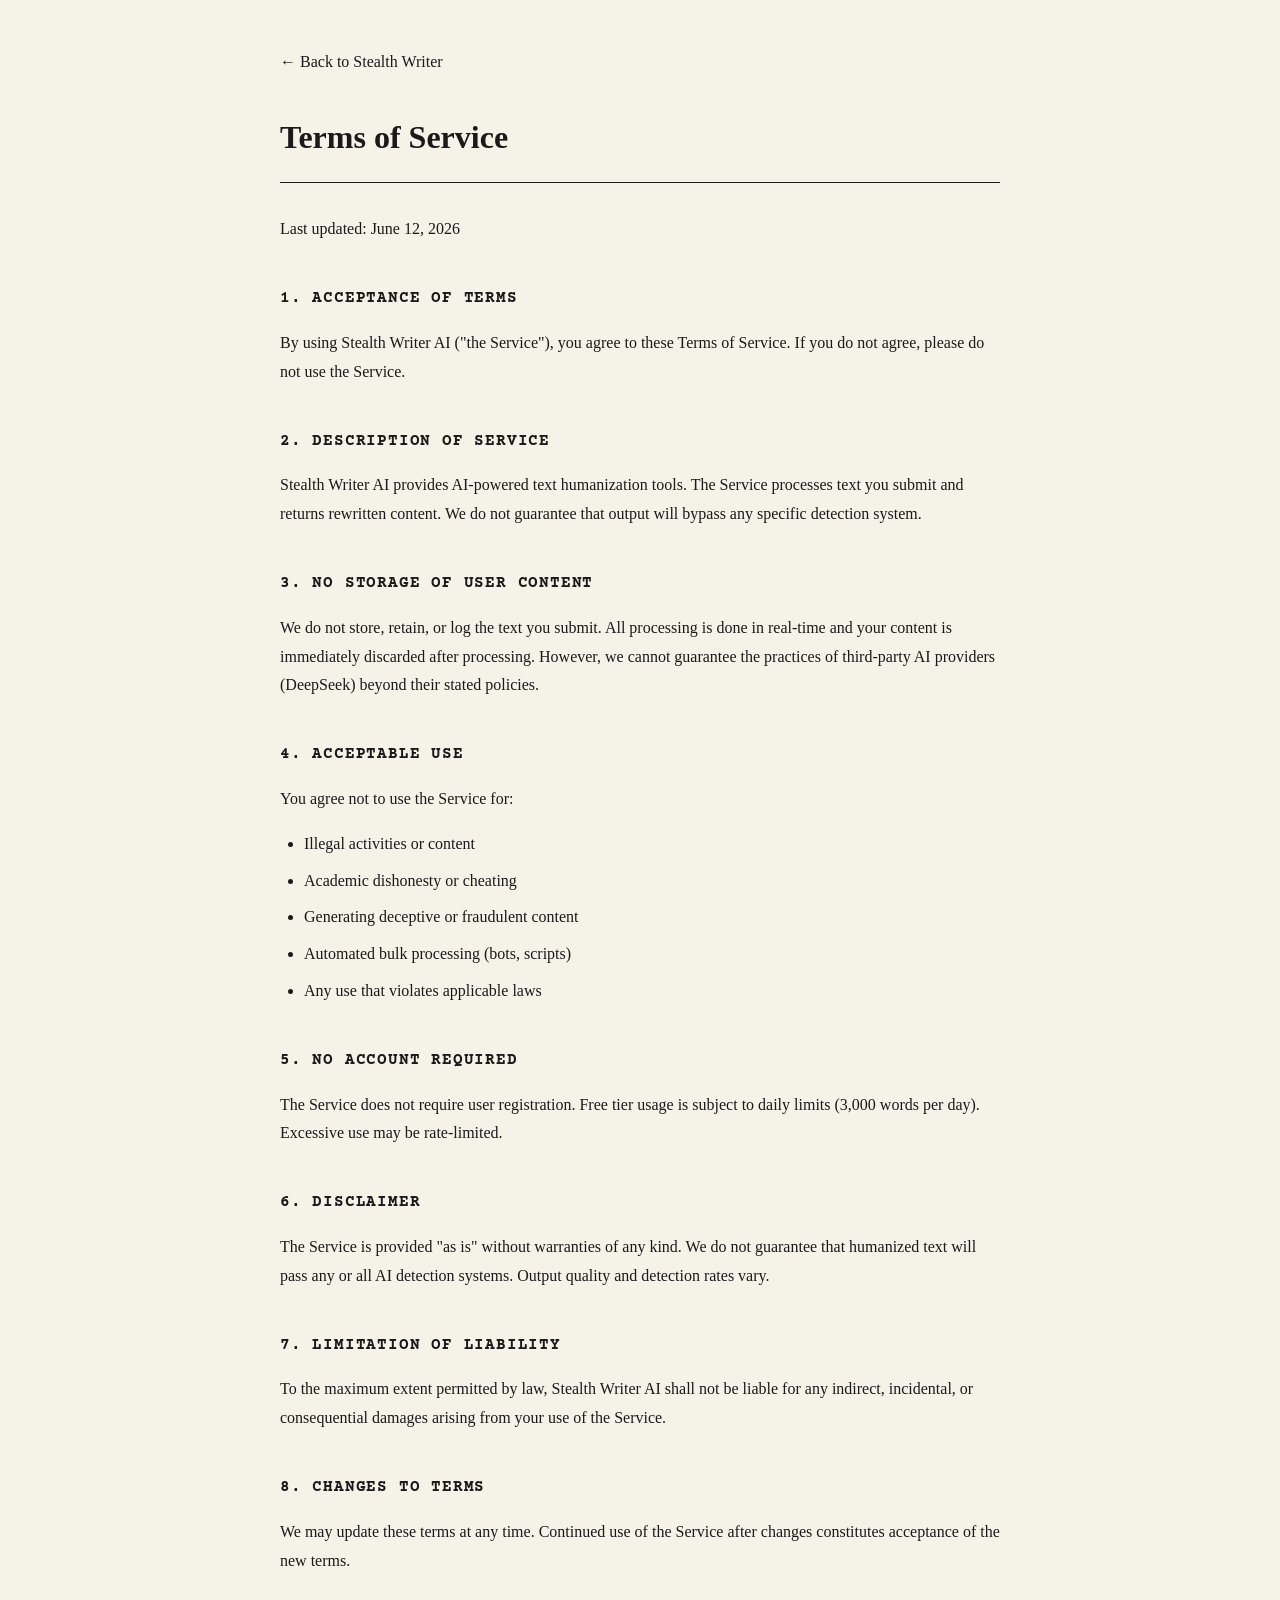
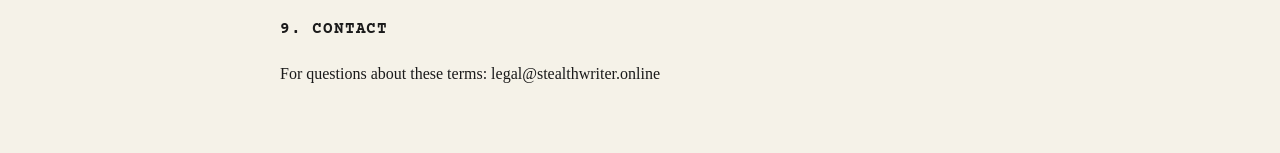
<file: 04-legal/terms.html>
<!DOCTYPE html>
<html lang="en">
<head>
    <meta charset="UTF-8">
    <meta name="viewport" content="width=device-width, initial-scale=1.0">
    <title>Terms of Service - Stealth Writer AI</title>
    <meta name="robots" content="noindex">
    <link href="https://fonts.googleapis.com/css2?family=Courier+Prime:wght@400;700&family=Georgia&display=swap" rel="stylesheet">
    <style>
        body {
            font-family: 'Georgia', serif;
            background: #f5f2e8;
            color: #1a1a1a;
            max-width: 720px;
            margin: 0 auto;
            padding: 3rem 2rem;
            line-height: 1.8;
        }
        h1 {
            font-family: 'Georgia', serif;
            font-size: 2rem;
            margin-bottom: 2rem;
            padding-bottom: 1rem;
            border-bottom: 1px solid #1a1a1a;
        }
        h2 {
            font-family: 'Courier Prime', monospace;
            font-size: 1rem;
            text-transform: uppercase;
            letter-spacing: 0.05em;
            margin-top: 2.5rem;
        }
        a { color: #1a1a1a; }
        .back { margin-bottom: 2rem; }
        .back a { text-decoration: none; }
        .back a:hover { text-decoration: underline; }
        ul { margin: 1rem 0; padding-left: 1.5rem; }
        li { margin-bottom: 0.5rem; }
    </style>
</head>
<body>
    <div class="back"><a href="/">← Back to Stealth Writer</a></div>
    <h1>Terms of Service</h1>
    <p>Last updated: June 12, 2026</p>

    <h2>1. Acceptance of Terms</h2>
    <p>By using Stealth Writer AI ("the Service"), you agree to these Terms of Service. If you do not agree, please do not use the Service.</p>

    <h2>2. Description of Service</h2>
    <p>Stealth Writer AI provides AI-powered text humanization tools. The Service processes text you submit and returns rewritten content. We do not guarantee that output will bypass any specific detection system.</p>

    <h2>3. No Storage of User Content</h2>
    <p>We do not store, retain, or log the text you submit. All processing is done in real-time and your content is immediately discarded after processing. However, we cannot guarantee the practices of third-party AI providers (DeepSeek) beyond their stated policies.</p>

    <h2>4. Acceptable Use</h2>
    <p>You agree not to use the Service for:</p>
    <ul>
        <li>Illegal activities or content</li>
        <li>Academic dishonesty or cheating</li>
        <li>Generating deceptive or fraudulent content</li>
        <li>Automated bulk processing (bots, scripts)</li>
        <li>Any use that violates applicable laws</li>
    </ul>

    <h2>5. No Account Required</h2>
    <p>The Service does not require user registration. Free tier usage is subject to daily limits (3,000 words per day). Excessive use may be rate-limited.</p>

    <h2>6. Disclaimer</h2>
    <p>The Service is provided "as is" without warranties of any kind. We do not guarantee that humanized text will pass any or all AI detection systems. Output quality and detection rates vary.</p>

    <h2>7. Limitation of Liability</h2>
    <p>To the maximum extent permitted by law, Stealth Writer AI shall not be liable for any indirect, incidental, or consequential damages arising from your use of the Service.</p>

    <h2>8. Changes to Terms</h2>
    <p>We may update these terms at any time. Continued use of the Service after changes constitutes acceptance of the new terms.</p>

    <h2>9. Contact</h2>
    <p>For questions about these terms: legal@stealthwriter.online</p>
</body>
</html>
</file>
